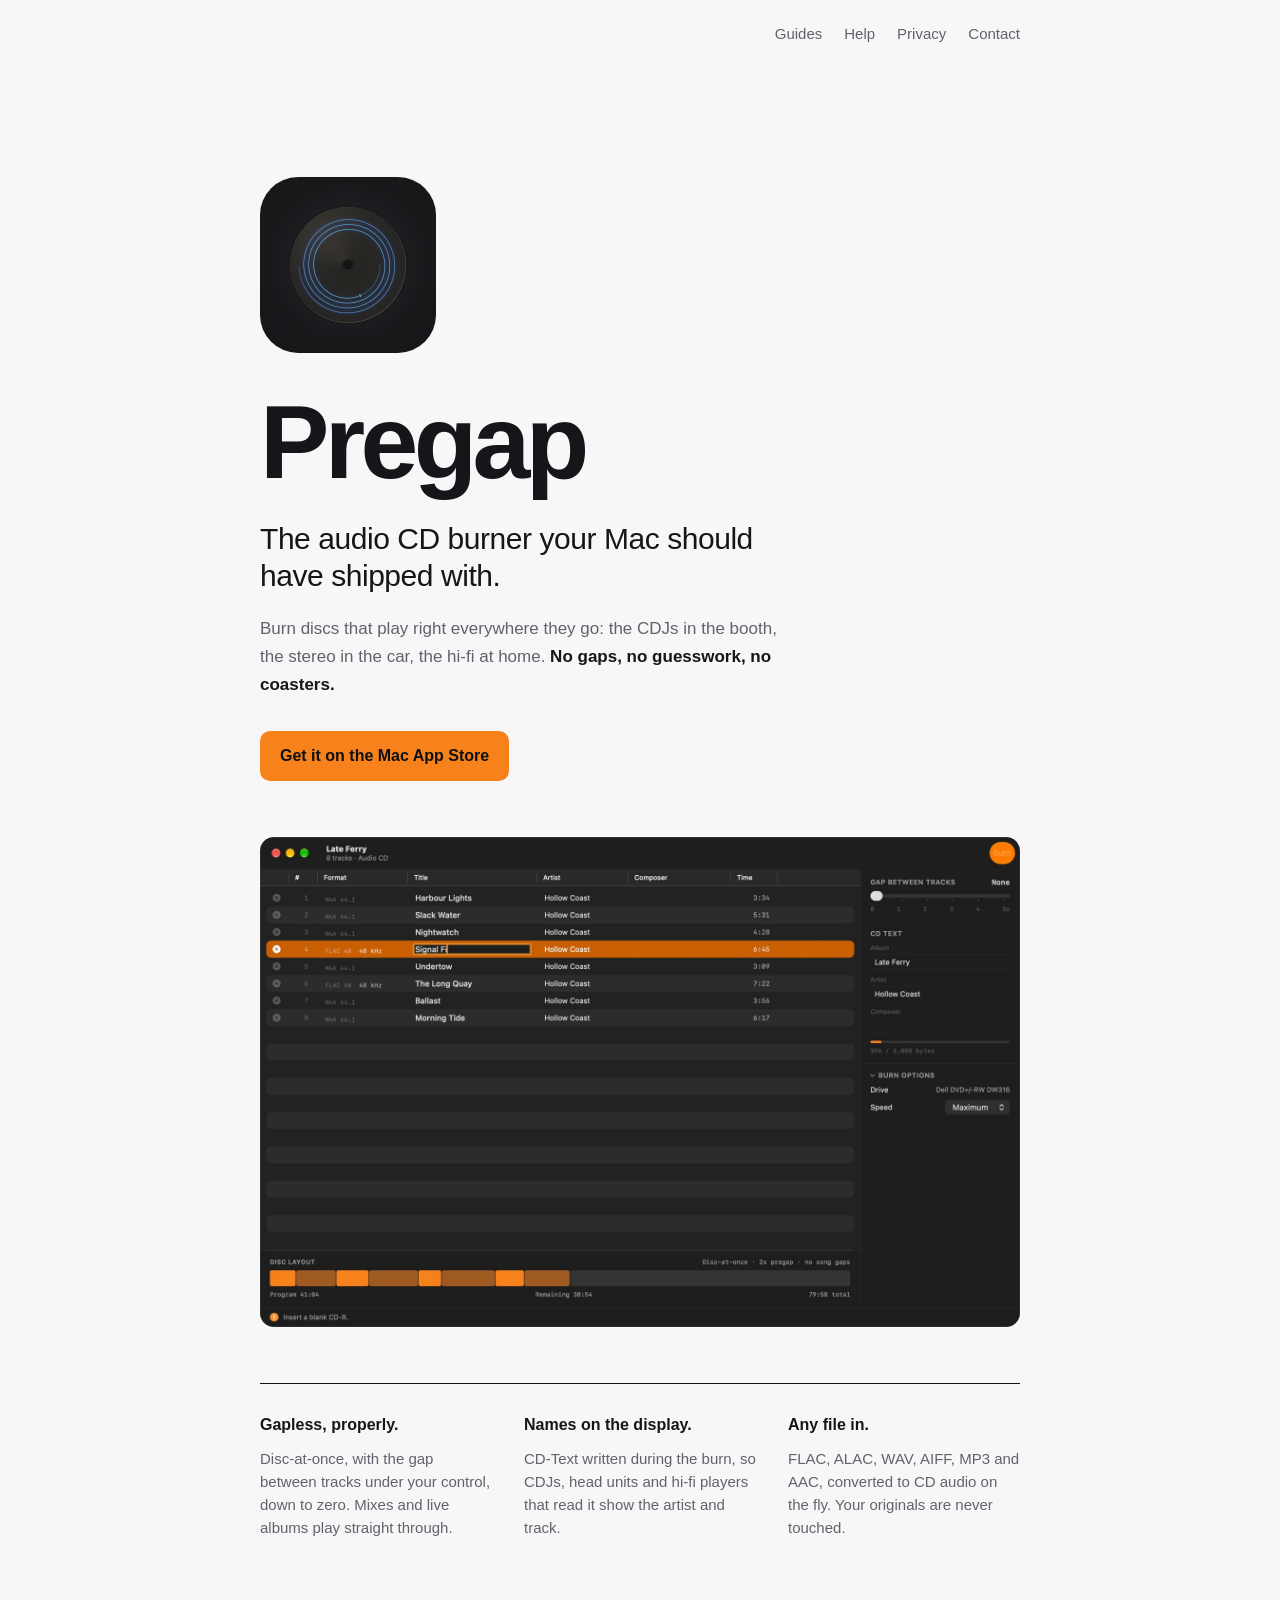
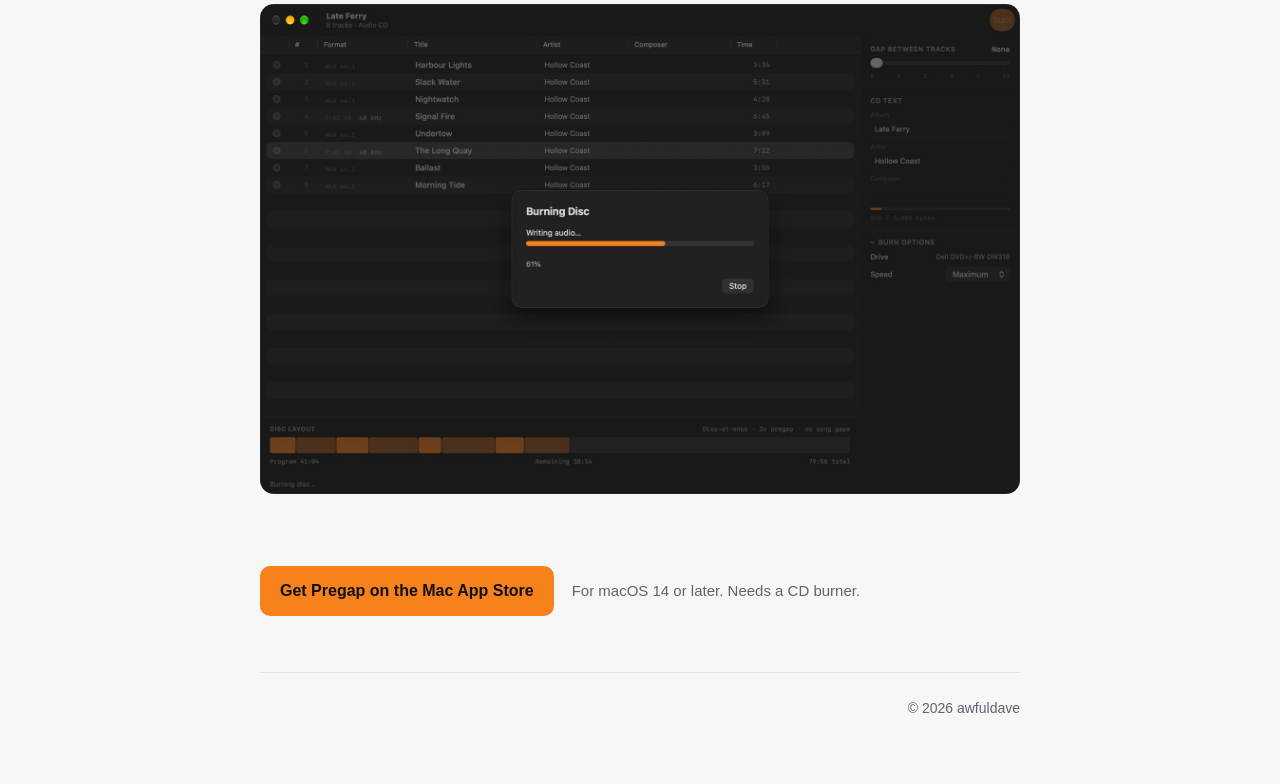
<file: index.html>
<!DOCTYPE html>
<html lang="en">
<head>
<meta charset="utf-8">
<meta name="viewport" content="width=device-width, initial-scale=1">
<title>Pregap</title>
<meta name="description" content="Pregap: the audio CD burner your Mac should have shipped with. Gapless disc-at-once burns and CD-Text for CDJs, car stereos and hi-fi.">
<link rel="canonical" href="https://pregap.app/">
<meta property="og:type" content="website">
<meta property="og:site_name" content="Pregap">
<meta property="og:url" content="https://pregap.app/">
<meta property="og:title" content="Pregap">
<meta property="og:description" content="The audio CD burner your Mac should have shipped with. Gapless disc-at-once burns and CD-Text for CDJs, car stereos and hi-fi.">
<meta property="og:image" content="https://pregap.app/img/rename.jpg">
<meta property="og:image:width" content="1600">
<meta property="og:image:height" content="1032">
<meta name="twitter:card" content="summary_large_image">
<link rel="icon" href="favicon.png">
<link rel="apple-touch-icon" href="apple-touch-icon.png">
<link rel="stylesheet" href="style.css?v=ff871d13">
</head>
<body class="home">
<nav class="nav">
    <a class="brand" href="/" aria-current="page">Pregap</a>
    <div>
        <a href="guides.html">Guides</a>
        <a href="help.html">Help</a>
        <a href="privacy.html">Privacy</a>
        <a href="mailto:support@pregap.app">Contact</a>
    </div>
</nav>
<main class="wrap">

<section class="hero">
    <img src="img/icon-352.png" alt="" width="176" height="176">
    <h1>Pregap</h1>
    <p class="lede">The audio CD burner your Mac should have shipped with.</p>
    <p class="where">Burn discs that play right everywhere they go: the CDJs in the
    booth, the stereo in the car, the hi-fi at home. <strong>No gaps, no guesswork,
    no coasters.</strong></p>
    <p class="get hero-get"><a class="store" href="https://apps.apple.com/app/pregap/id6814982070">Get it on the Mac App Store</a></p>
</section>

<figure class="shot">
    <img src="img/rename.jpg" width="1600" height="1032"
         alt="Pregap's window with an eight-track album. Track 4's title is being renamed in place, from “04 Signal Fire” to “Signal Fire”; alongside are the gap control, CD-Text, and the disc layout bar.">
</figure>

<section class="points">
    <div>
        <h2>Gapless, properly.</h2>
        <p>Disc-at-once, with the gap between tracks under your control, down to
        zero. Mixes and live albums play straight through.</p>
    </div>
    <div>
        <h2>Names on the display.</h2>
        <p>CD-Text written during the burn, so CDJs, head units and hi-fi players that
        read it show the artist and track.</p>
    </div>
    <div>
        <h2>Any file in.</h2>
        <p>FLAC, ALAC, WAV, AIFF, MP3 and AAC, converted to CD audio on the fly. Your
        originals are never touched.</p>
    </div>
</section>

<figure class="shot">
    <img src="img/burning.jpg" width="1600" height="1032" loading="lazy"
         alt="Pregap burning the album: a progress sheet reading Writing audio, 61%.">
</figure>

<p class="get"><a class="store" href="https://apps.apple.com/app/pregap/id6814982070">Get Pregap on the Mac App Store</a><span>For macOS 14 or later. Needs a CD burner.</span></p>

<footer>
    <span>© 2026 awfuldave</span>
</footer>

</main>
</body>
</html>
</file>
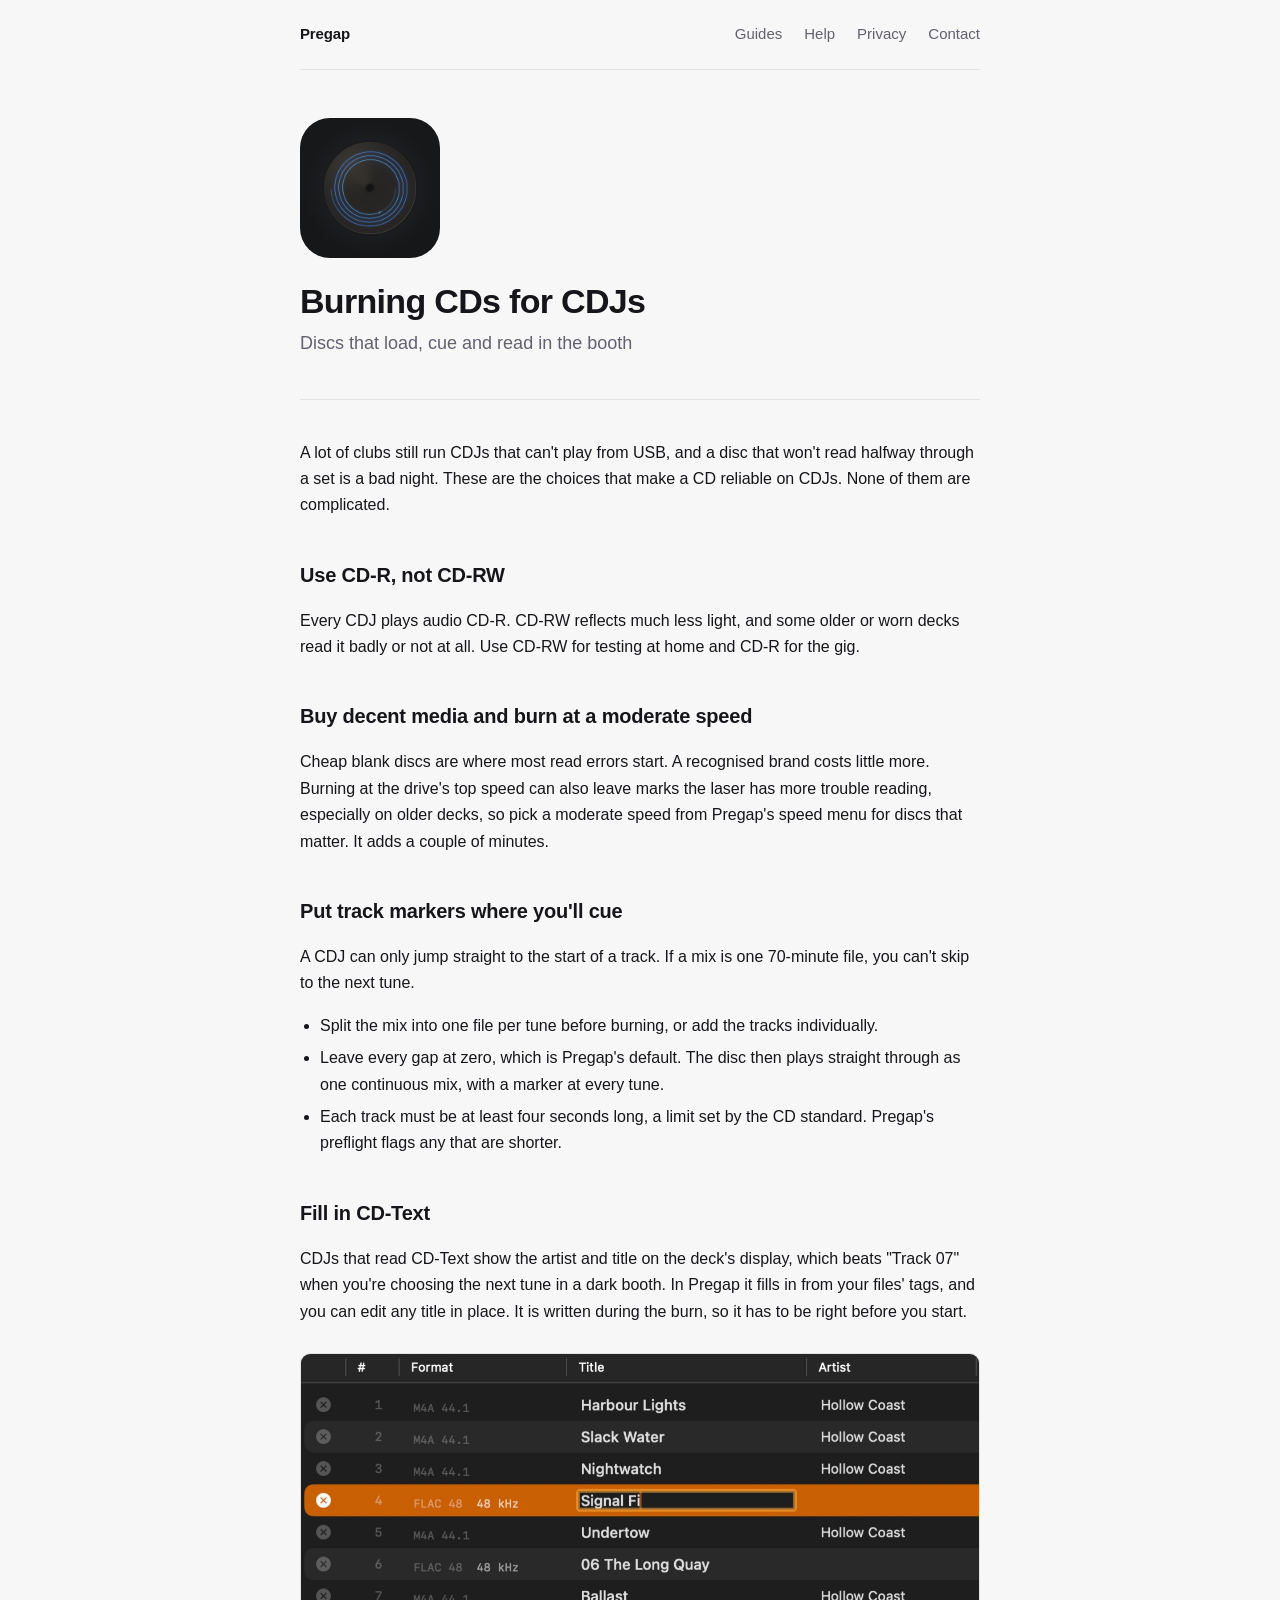
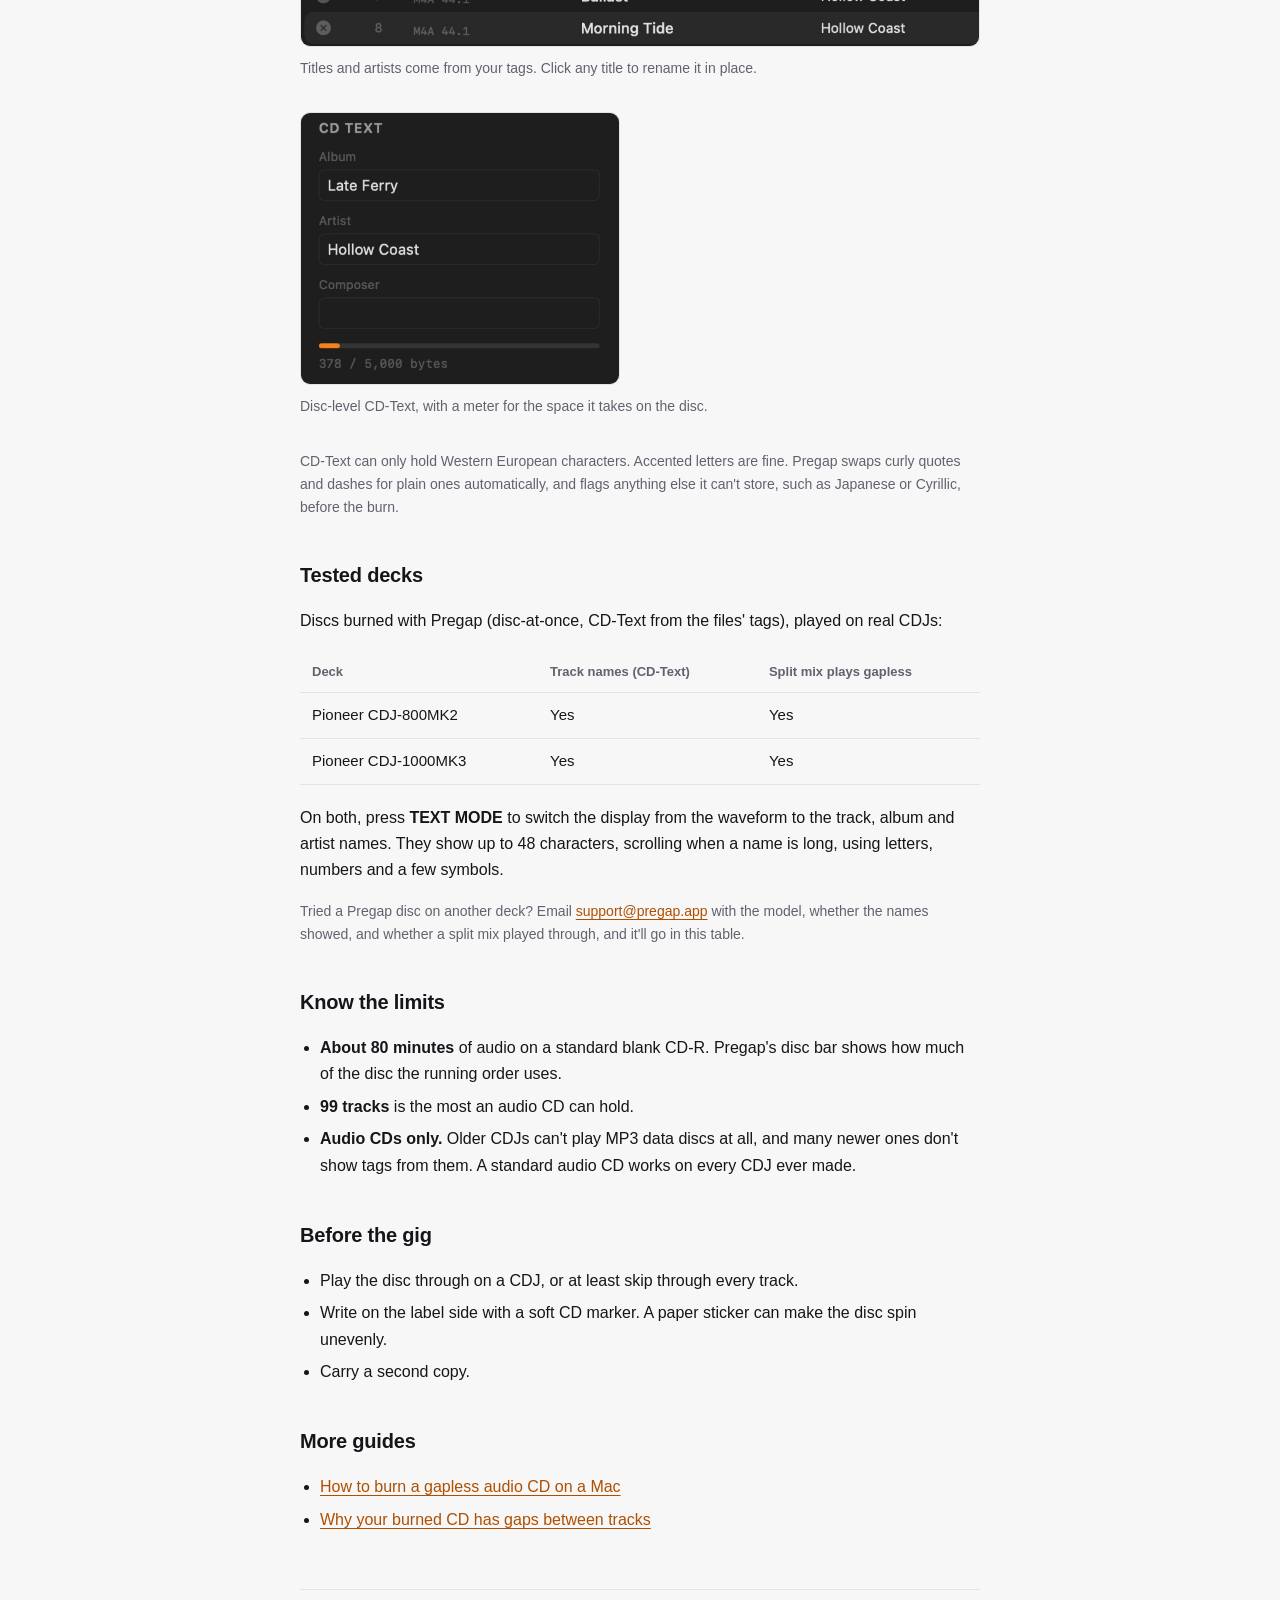
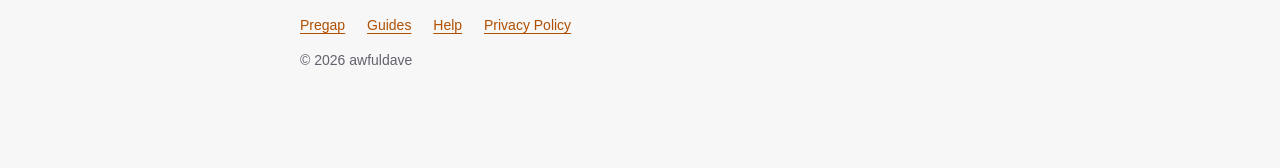
<file: cds-for-cdjs.html>
<!DOCTYPE html>
<html lang="en">
<head>
<meta charset="utf-8">
<meta name="viewport" content="width=device-width, initial-scale=1">
<title>Burning CDs for CDJs</title>
<meta name="description" content="How to burn audio CDs that load, cue and read reliably on Pioneer CDJs and other DJ CD players: media, burn speed, track markers, CD-Text and length limits.">
<link rel="canonical" href="https://pregap.app/cds-for-cdjs.html">
<meta property="og:type" content="article">
<meta property="og:site_name" content="Pregap">
<meta property="og:url" content="https://pregap.app/cds-for-cdjs.html">
<meta property="og:title" content="Burning CDs for CDJs">
<meta property="og:description" content="How to burn audio CDs that load, cue and read reliably on Pioneer CDJs and other DJ CD players: media, burn speed, track markers, CD-Text and length limits.">
<meta property="og:image" content="https://pregap.app/img/rename.jpg">
<meta property="og:image:width" content="1600">
<meta property="og:image:height" content="1032">
<meta name="twitter:card" content="summary_large_image">
<link rel="icon" href="favicon.png">
<link rel="apple-touch-icon" href="apple-touch-icon.png">
<link rel="stylesheet" href="style.css?v=ff871d13">
</head>
<body>
<nav class="nav">
    <a class="brand" href="/">Pregap</a>
    <div>
        <a href="guides.html">Guides</a>
        <a href="help.html">Help</a>
        <a href="privacy.html">Privacy</a>
        <a href="mailto:support@pregap.app">Contact</a>
    </div>
</nav>
<div class="wrap">

<header>
    <a href="/"><img src="img/icon-352.png" alt="Pregap"></a>
    <h1>Burning CDs for CDJs</h1>
    <p class="tagline">Discs that load, cue and read in the booth</p>
</header>

<p>A lot of clubs still run CDJs that can't play from USB, and a disc that won't read
halfway through a set is a bad night. These are the choices that make a CD reliable
on CDJs. None of them are complicated.</p>

<h2>Use CD-R, not CD-RW</h2>
<p>Every CDJ plays audio CD-R. CD-RW reflects much less light, and some older or
worn decks read it badly or not at all. Use CD-RW for testing at home and CD-R for
the gig.</p>

<h2>Buy decent media and burn at a moderate speed</h2>
<p>Cheap blank discs are where most read errors start. A recognised brand costs little
more. Burning at the drive's top speed can also leave marks the laser has more trouble
reading, especially on older decks, so pick a moderate speed from Pregap's speed menu
for discs that matter. It adds a couple of minutes.</p>

<h2>Put track markers where you'll cue</h2>
<p>A CDJ can only jump straight to the start of a track. If a mix is one 70-minute
file, you can't skip to the next tune.</p>
<ul>
    <li>Split the mix into one file per tune before burning, or add the tracks
        individually.</li>
    <li>Leave every gap at zero, which is Pregap's default. The disc then plays straight
        through as one continuous mix, with a marker at every tune.</li>
    <li>Each track must be at least four seconds long, a limit set by the CD standard.
        Pregap's preflight flags any that are shorter.</li>
</ul>

<h2>Fill in CD-Text</h2>
<p>CDJs that read CD-Text show the artist and title on the deck's display, which
beats "Track 07" when you're choosing the next tune in a dark booth. In Pregap it
fills in from your files' tags, and you can edit any title in place. It is written
during the burn, so it has to be right before you start.</p>

<figure class="guide-shot">
    <img src="img/guide-tracklist.jpg" width="1190" height="512" loading="lazy"
         alt="Pregap's track list: eight tracks with titles and artist filled in from their tags, and track 4's title being renamed in place.">
    <figcaption>Titles and artists come from your tags. Click any title to rename it in place.</figcaption>
</figure>

<figure class="guide-shot narrow">
    <img src="img/guide-cdtext.jpg" width="516" height="440" loading="lazy"
         alt="The CD Text panel with Album set to Late Ferry and Artist to Hollow Coast, and a meter showing 378 of 5,000 bytes used.">
    <figcaption>Disc-level CD-Text, with a meter for the space it takes on the disc.</figcaption>
</figure>

<p class="meta">CD-Text can only hold Western European characters. Accented letters
are fine. Pregap swaps curly quotes and dashes for plain ones automatically, and
flags anything else it can't store, such as Japanese or Cyrillic, before the burn.</p>

<h2>Tested decks</h2>
<p>Discs burned with Pregap (disc-at-once, CD-Text from the files' tags), played
on real CDJs:</p>
<table class="compat">
    <thead>
        <tr><th>Deck</th><th>Track names (CD-Text)</th><th>Split mix plays gapless</th></tr>
    </thead>
    <tbody>
        <tr><td>Pioneer CDJ-800MK2</td><td>Yes</td><td>Yes</td></tr>
        <tr><td>Pioneer CDJ-1000MK3</td><td>Yes</td><td>Yes</td></tr>
    </tbody>
</table>
<p>On both, press <strong>TEXT MODE</strong> to switch the display from the waveform
to the track, album and artist names. They show up to 48 characters, scrolling
when a name is long, using letters, numbers and a few symbols.</p>
<p class="meta">Tried a Pregap disc on another deck? Email
<a href="mailto:support@pregap.app">support@pregap.app</a> with the model, whether
the names showed, and whether a split mix played through, and it'll go in this
table.</p>

<h2>Know the limits</h2>
<ul>
    <li><strong>About 80 minutes</strong> of audio on a standard blank CD-R. Pregap's
        disc bar shows how much of the disc the running order uses.</li>
    <li><strong>99 tracks</strong> is the most an audio CD can hold.</li>
    <li><strong>Audio CDs only.</strong> Older CDJs can't play MP3 data discs at all, and
        many newer ones don't show tags from them. A standard audio CD works on every
        CDJ ever made.</li>
</ul>

<h2>Before the gig</h2>
<ul>
    <li>Play the disc through on a CDJ, or at least skip through every track.</li>
    <li>Write on the label side with a soft CD marker. A paper sticker can make the disc
        spin unevenly.</li>
    <li>Carry a second copy.</li>
</ul>

<h2>More guides</h2>
<ul>
    <li><a href="gapless-audio-cd-mac.html">How to burn a gapless audio CD on a Mac</a></li>
    <li><a href="gaps-between-tracks.html">Why your burned CD has gaps between tracks</a></li>
</ul>

<footer>
    <a href="/">Pregap</a>
    <a href="guides.html">Guides</a>
    <a href="help.html">Help</a>
    <a href="privacy.html">Privacy Policy</a>
    <div style="margin-top:12px">© 2026 awfuldave</div>
</footer>

</div>
</body>
</html>
</file>
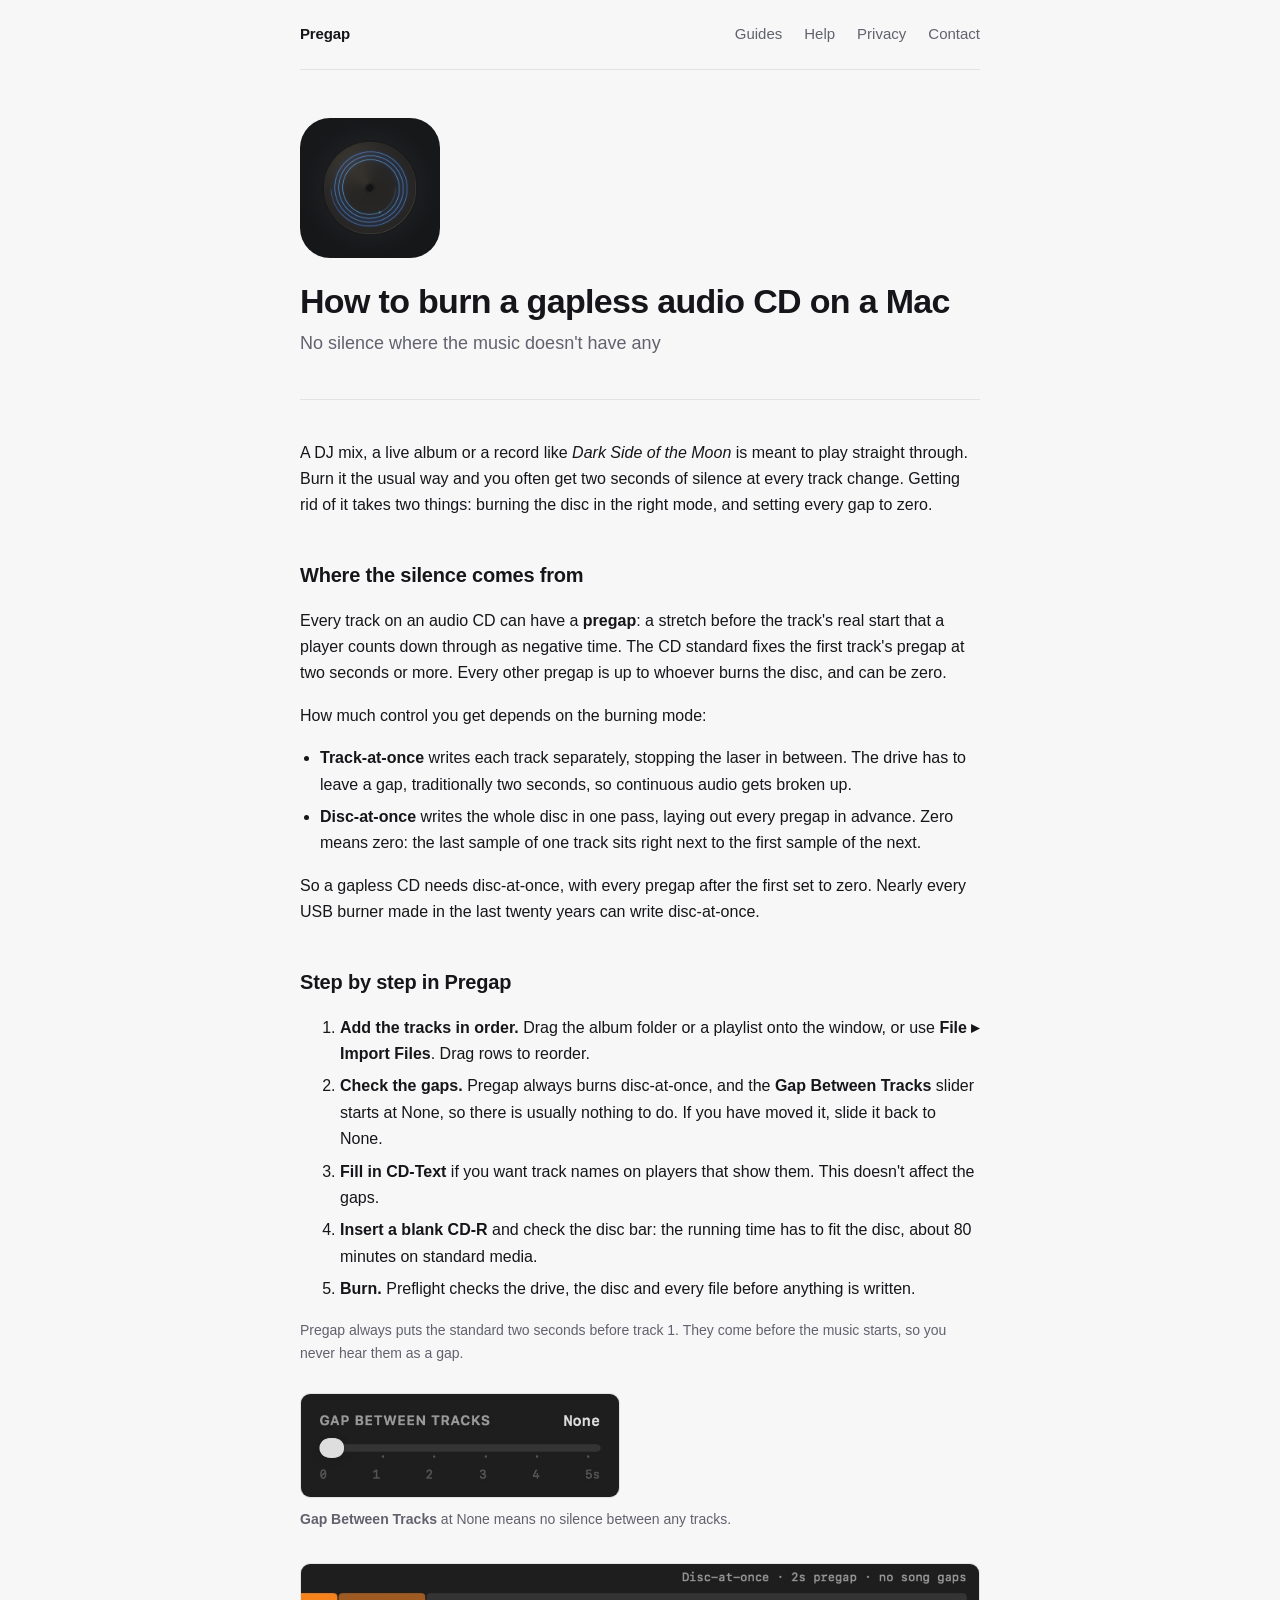
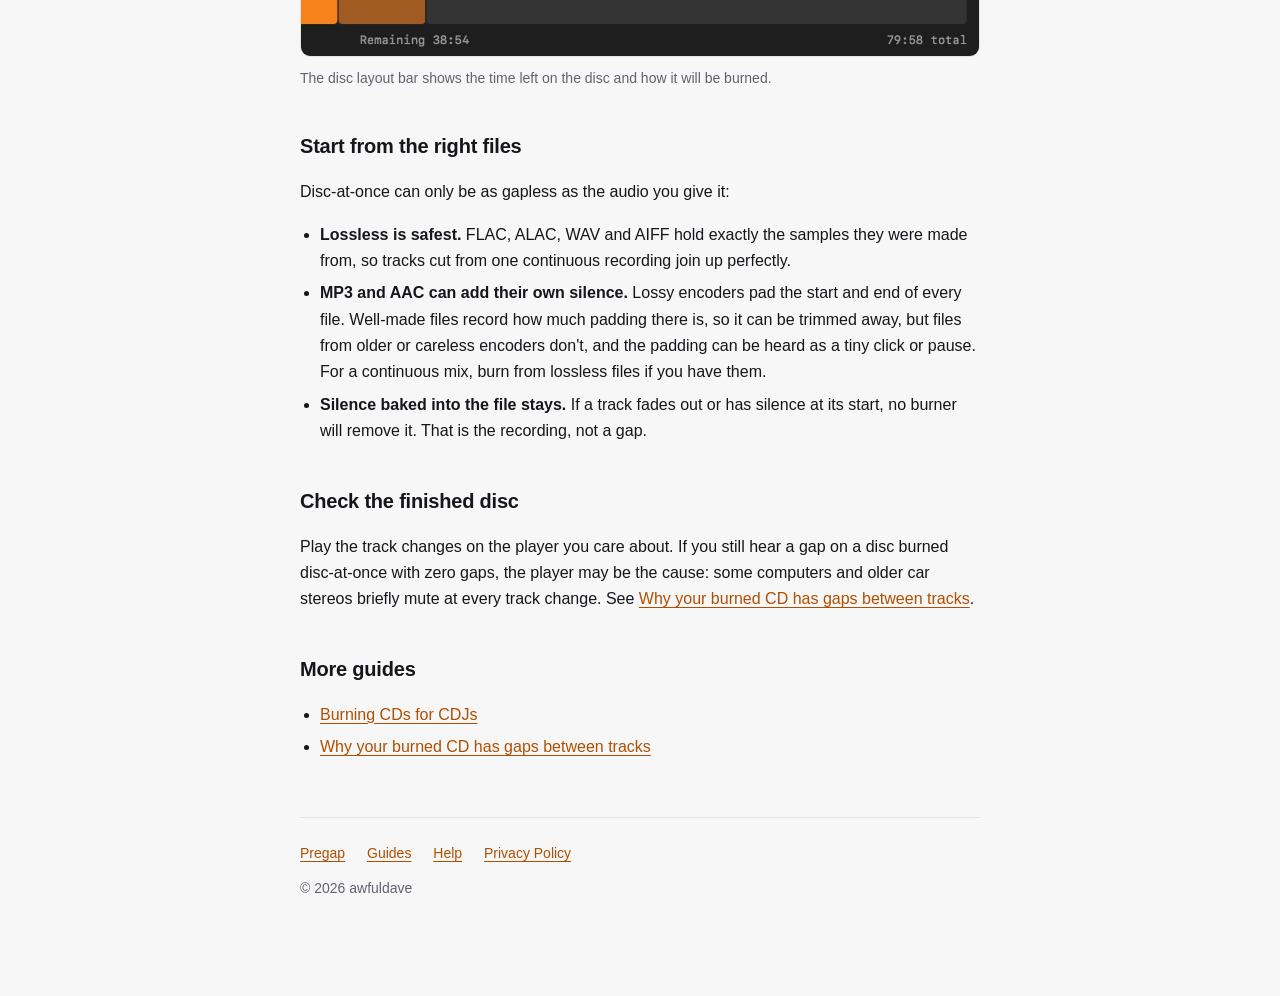
<file: gapless-audio-cd-mac.html>
<!DOCTYPE html>
<html lang="en">
<head>
<meta charset="utf-8">
<meta name="viewport" content="width=device-width, initial-scale=1">
<title>How to burn a gapless audio CD on a Mac</title>
<meta name="description" content="Burn mixes, live albums and continuous records to audio CD on a Mac with no silence between tracks: disc-at-once, zero pregaps, and the right source files.">
<link rel="canonical" href="https://pregap.app/gapless-audio-cd-mac.html">
<meta property="og:type" content="article">
<meta property="og:site_name" content="Pregap">
<meta property="og:url" content="https://pregap.app/gapless-audio-cd-mac.html">
<meta property="og:title" content="How to burn a gapless audio CD on a Mac">
<meta property="og:description" content="Burn mixes, live albums and continuous records to audio CD on a Mac with no silence between tracks: disc-at-once, zero pregaps, and the right source files.">
<meta property="og:image" content="https://pregap.app/img/rename.jpg">
<meta property="og:image:width" content="1600">
<meta property="og:image:height" content="1032">
<meta name="twitter:card" content="summary_large_image">
<link rel="icon" href="favicon.png">
<link rel="apple-touch-icon" href="apple-touch-icon.png">
<link rel="stylesheet" href="style.css?v=ff871d13">
</head>
<body>
<nav class="nav">
    <a class="brand" href="/">Pregap</a>
    <div>
        <a href="guides.html">Guides</a>
        <a href="help.html">Help</a>
        <a href="privacy.html">Privacy</a>
        <a href="mailto:support@pregap.app">Contact</a>
    </div>
</nav>
<div class="wrap">

<header>
    <a href="/"><img src="img/icon-352.png" alt="Pregap"></a>
    <h1>How to burn a gapless audio CD on a Mac</h1>
    <p class="tagline">No silence where the music doesn't have any</p>
</header>

<p>A DJ mix, a live album or a record like <em>Dark Side of the Moon</em> is meant to
play straight through. Burn it the usual way and you often get two seconds of
silence at every track change. Getting rid of it takes two things: burning the disc
in the right mode, and setting every gap to zero.</p>

<h2>Where the silence comes from</h2>
<p>Every track on an audio CD can have a <strong>pregap</strong>: a stretch before the
track's real start that a player counts down through as negative time. The CD
standard fixes the first track's pregap at two seconds or more. Every other pregap
is up to whoever burns the disc, and can be zero.</p>
<p>How much control you get depends on the burning mode:</p>
<ul>
    <li><strong>Track-at-once</strong> writes each track separately, stopping the laser
        in between. The drive has to leave a gap, traditionally two seconds, so
        continuous audio gets broken up.</li>
    <li><strong>Disc-at-once</strong> writes the whole disc in one pass, laying out every
        pregap in advance. Zero means zero: the last sample of one track sits right
        next to the first sample of the next.</li>
</ul>
<p>So a gapless CD needs disc-at-once, with every pregap after the first set to zero.
Nearly every USB burner made in the last twenty years can write disc-at-once.</p>

<h2>Step by step in Pregap</h2>
<ol>
    <li><strong>Add the tracks in order.</strong> Drag the album folder or a playlist onto
        the window, or use <strong>File ▸ Import Files</strong>. Drag rows to reorder.</li>
    <li><strong>Check the gaps.</strong> Pregap always burns disc-at-once, and the
        <strong>Gap Between Tracks</strong> slider starts at None, so there is usually
        nothing to do. If you have moved it, slide it back to None.</li>
    <li><strong>Fill in CD-Text</strong> if you want track names on players that show them.
        This doesn't affect the gaps.</li>
    <li><strong>Insert a blank CD-R</strong> and check the disc bar: the running time has
        to fit the disc, about 80 minutes on standard media.</li>
    <li><strong>Burn.</strong> Preflight checks the drive, the disc and every file before
        anything is written.</li>
</ol>
<p class="meta">Pregap always puts the standard two seconds before track 1. They come
before the music starts, so you never hear them as a gap.</p>

<figure class="guide-shot narrow">
    <img src="img/guide-gaps.jpg" width="516" height="168" loading="lazy"
         alt="The Gap Between Tracks slider, set to None.">
    <figcaption><strong>Gap Between Tracks</strong> at None means no silence between any tracks.</figcaption>
</figure>

<figure class="guide-shot">
    <img src="img/guide-layout.jpg" width="1146" height="155" loading="lazy"
         alt="The end of the disc layout bar, labelled Disc-at-once, 2s pregap, no song gaps, with 38:54 remaining of 79:58.">
    <figcaption>The disc layout bar shows the time left on the disc and how it will be burned.</figcaption>
</figure>

<h2>Start from the right files</h2>
<p>Disc-at-once can only be as gapless as the audio you give it:</p>
<ul>
    <li><strong>Lossless is safest.</strong> FLAC, ALAC, WAV and AIFF hold exactly the
        samples they were made from, so tracks cut from one continuous recording join up
        perfectly.</li>
    <li><strong>MP3 and AAC can add their own silence.</strong> Lossy encoders pad the start
        and end of every file. Well-made files record how much padding there is, so it
        can be trimmed away, but files from older or careless encoders don't, and the
        padding can be heard as a tiny click or pause. For a continuous mix, burn from
        lossless files if you have them.</li>
    <li><strong>Silence baked into the file stays.</strong> If a track fades out or has
        silence at its start, no burner will remove it. That is the recording, not a
        gap.</li>
</ul>

<h2>Check the finished disc</h2>
<p>Play the track changes on the player you care about. If you still hear a gap on a
disc burned disc-at-once with zero gaps, the player may be the cause: some computers
and older car stereos briefly mute at every track change. See
<a href="gaps-between-tracks.html">Why your burned CD has gaps between tracks</a>.</p>

<h2>More guides</h2>
<ul>
    <li><a href="cds-for-cdjs.html">Burning CDs for CDJs</a></li>
    <li><a href="gaps-between-tracks.html">Why your burned CD has gaps between tracks</a></li>
</ul>

<footer>
    <a href="/">Pregap</a>
    <a href="guides.html">Guides</a>
    <a href="help.html">Help</a>
    <a href="privacy.html">Privacy Policy</a>
    <div style="margin-top:12px">© 2026 awfuldave</div>
</footer>

</div>
</body>
</html>
</file>
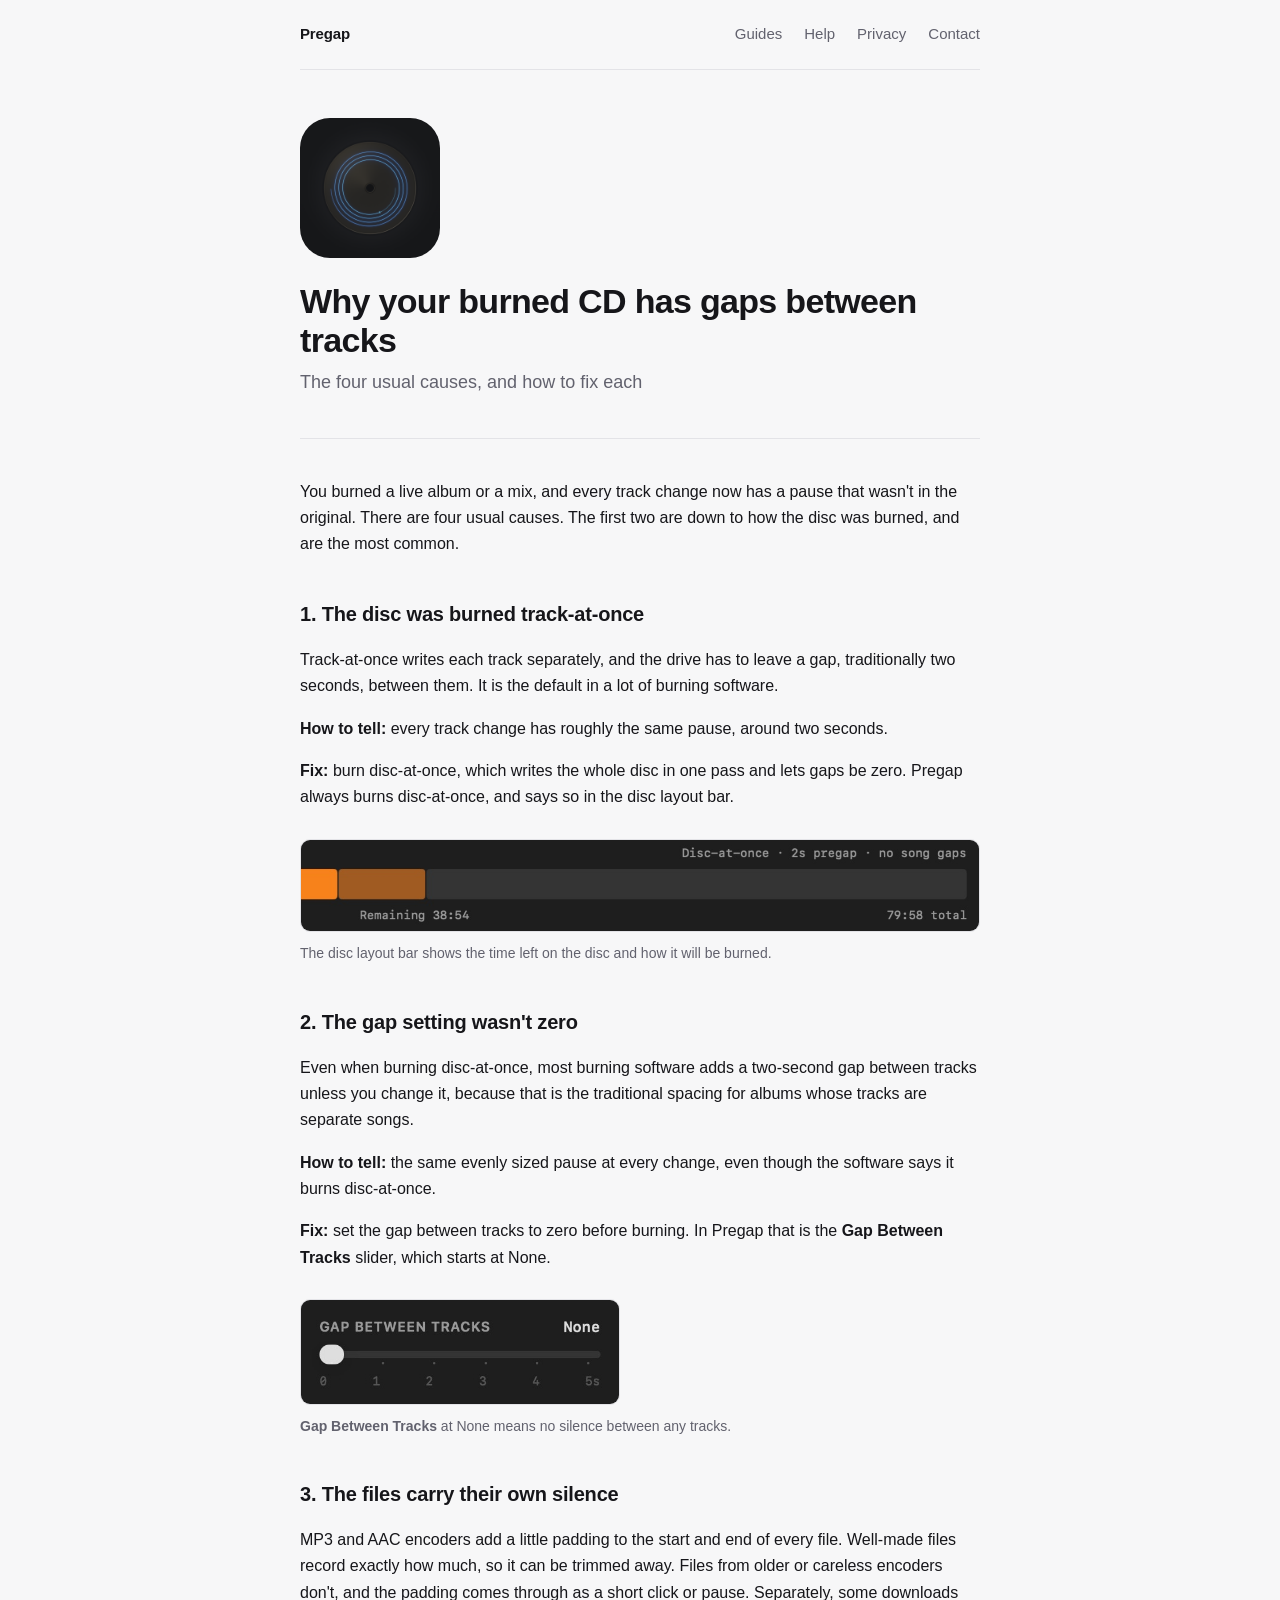
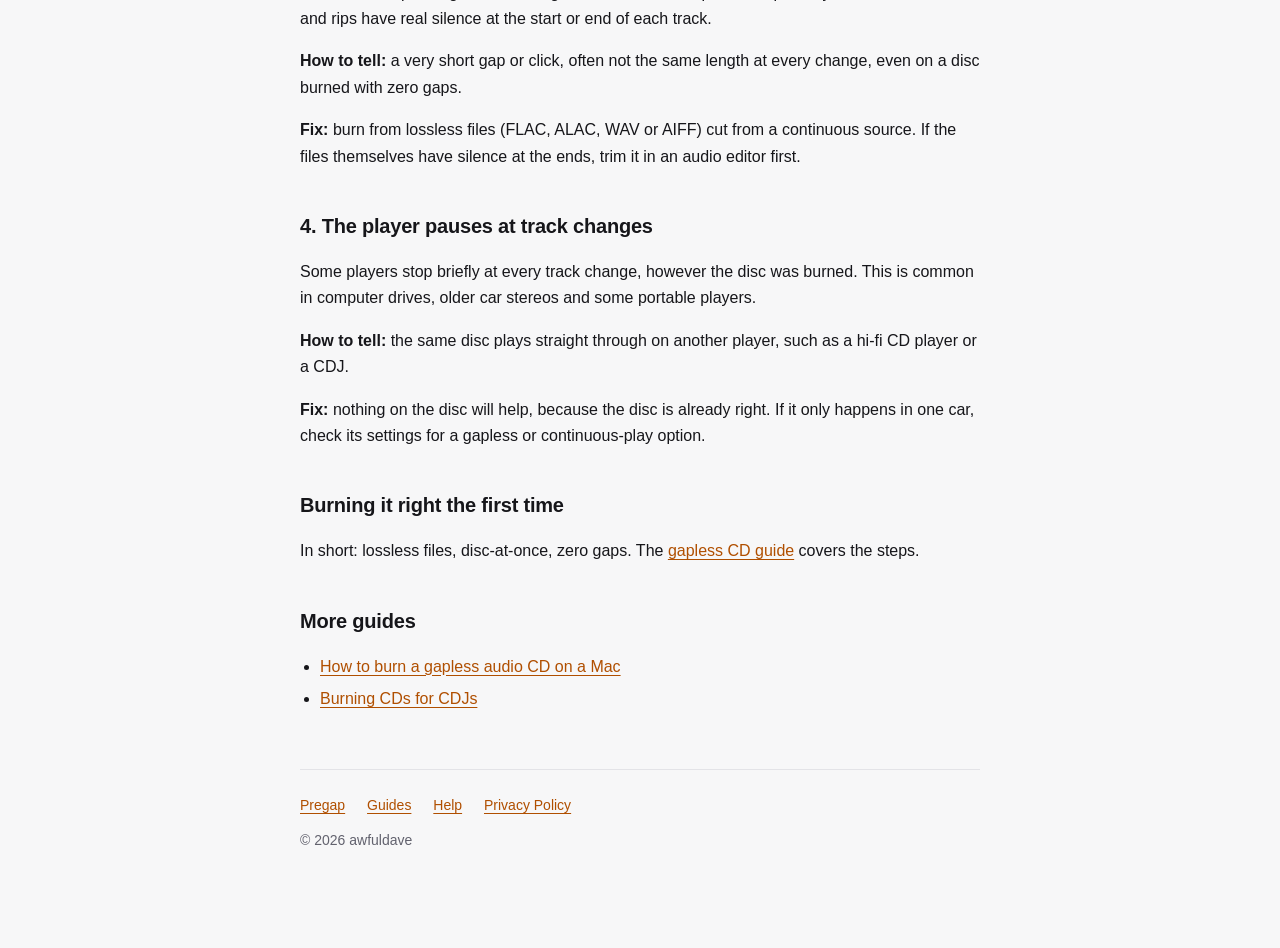
<file: gaps-between-tracks.html>
<!DOCTYPE html>
<html lang="en">
<head>
<meta charset="utf-8">
<meta name="viewport" content="width=device-width, initial-scale=1">
<title>Why your burned CD has gaps between tracks</title>
<meta name="description" content="Burned an album or mix to CD and heard silence between tracks? The four usual causes, from track-at-once burning to encoder padding, and how to fix each one.">
<link rel="canonical" href="https://pregap.app/gaps-between-tracks.html">
<meta property="og:type" content="article">
<meta property="og:site_name" content="Pregap">
<meta property="og:url" content="https://pregap.app/gaps-between-tracks.html">
<meta property="og:title" content="Why your burned CD has gaps between tracks">
<meta property="og:description" content="Burned an album or mix to CD and heard silence between tracks? The four usual causes, from track-at-once burning to encoder padding, and how to fix each one.">
<meta property="og:image" content="https://pregap.app/img/rename.jpg">
<meta property="og:image:width" content="1600">
<meta property="og:image:height" content="1032">
<meta name="twitter:card" content="summary_large_image">
<link rel="icon" href="favicon.png">
<link rel="apple-touch-icon" href="apple-touch-icon.png">
<link rel="stylesheet" href="style.css?v=ff871d13">
</head>
<body>
<nav class="nav">
    <a class="brand" href="/">Pregap</a>
    <div>
        <a href="guides.html">Guides</a>
        <a href="help.html">Help</a>
        <a href="privacy.html">Privacy</a>
        <a href="mailto:support@pregap.app">Contact</a>
    </div>
</nav>
<div class="wrap">

<header>
    <a href="/"><img src="img/icon-352.png" alt="Pregap"></a>
    <h1>Why your burned CD has gaps between tracks</h1>
    <p class="tagline">The four usual causes, and how to fix each</p>
</header>

<p>You burned a live album or a mix, and every track change now has a pause that
wasn't in the original. There are four usual causes. The first two are down to how
the disc was burned, and are the most common.</p>

<h2>1. The disc was burned track-at-once</h2>
<p>Track-at-once writes each track separately, and the drive has to leave a gap,
traditionally two seconds, between them. It is the default in a lot of burning
software.</p>
<p><strong>How to tell:</strong> every track change has roughly the same pause, around
two seconds.</p>
<p><strong>Fix:</strong> burn disc-at-once, which writes the whole disc in one pass and
lets gaps be zero. Pregap always burns disc-at-once, and says so in the disc layout
bar.</p>

<figure class="guide-shot">
    <img src="img/guide-layout.jpg" width="1146" height="155" loading="lazy"
         alt="The end of the disc layout bar, labelled Disc-at-once, 2s pregap, no song gaps, with 38:54 remaining of 79:58.">
    <figcaption>The disc layout bar shows the time left on the disc and how it will be burned.</figcaption>
</figure>


<h2>2. The gap setting wasn't zero</h2>
<p>Even when burning disc-at-once, most burning software adds a two-second gap between
tracks unless you change it, because that is the traditional spacing for albums
whose tracks are separate songs.</p>
<p><strong>How to tell:</strong> the same evenly sized pause at every change, even though
the software says it burns disc-at-once.</p>
<p><strong>Fix:</strong> set the gap between tracks to zero before burning. In Pregap
that is the <strong>Gap Between Tracks</strong> slider, which starts at None.</p>

<figure class="guide-shot narrow">
    <img src="img/guide-gaps.jpg" width="516" height="168" loading="lazy"
         alt="The Gap Between Tracks slider, set to None.">
    <figcaption><strong>Gap Between Tracks</strong> at None means no silence between any tracks.</figcaption>
</figure>


<h2>3. The files carry their own silence</h2>
<p>MP3 and AAC encoders add a little padding to the start and end of every file.
Well-made files record exactly how much, so it can be trimmed away. Files from older
or careless encoders don't, and the padding comes through as a short click or pause.
Separately, some downloads and rips have real silence at the start or end of each
track.</p>
<p><strong>How to tell:</strong> a very short gap or click, often not the same length at
every change, even on a disc burned with zero gaps.</p>
<p><strong>Fix:</strong> burn from lossless files (FLAC, ALAC, WAV or AIFF) cut from a
continuous source. If the files themselves have silence at the ends, trim it in an
audio editor first.</p>

<h2>4. The player pauses at track changes</h2>
<p>Some players stop briefly at every track change, however the disc was burned. This
is common in computer drives, older car stereos and some portable players.</p>
<p><strong>How to tell:</strong> the same disc plays straight through on another player,
such as a hi-fi CD player or a CDJ.</p>
<p><strong>Fix:</strong> nothing on the disc will help, because the disc is already
right. If it only happens in one car, check its settings for a gapless or
continuous-play option.</p>

<h2>Burning it right the first time</h2>
<p>In short: lossless files, disc-at-once, zero gaps. The
<a href="gapless-audio-cd-mac.html">gapless CD guide</a> covers the steps.</p>

<h2>More guides</h2>
<ul>
    <li><a href="gapless-audio-cd-mac.html">How to burn a gapless audio CD on a Mac</a></li>
    <li><a href="cds-for-cdjs.html">Burning CDs for CDJs</a></li>
</ul>

<footer>
    <a href="/">Pregap</a>
    <a href="guides.html">Guides</a>
    <a href="help.html">Help</a>
    <a href="privacy.html">Privacy Policy</a>
    <div style="margin-top:12px">© 2026 awfuldave</div>
</footer>

</div>
</body>
</html>
</file>
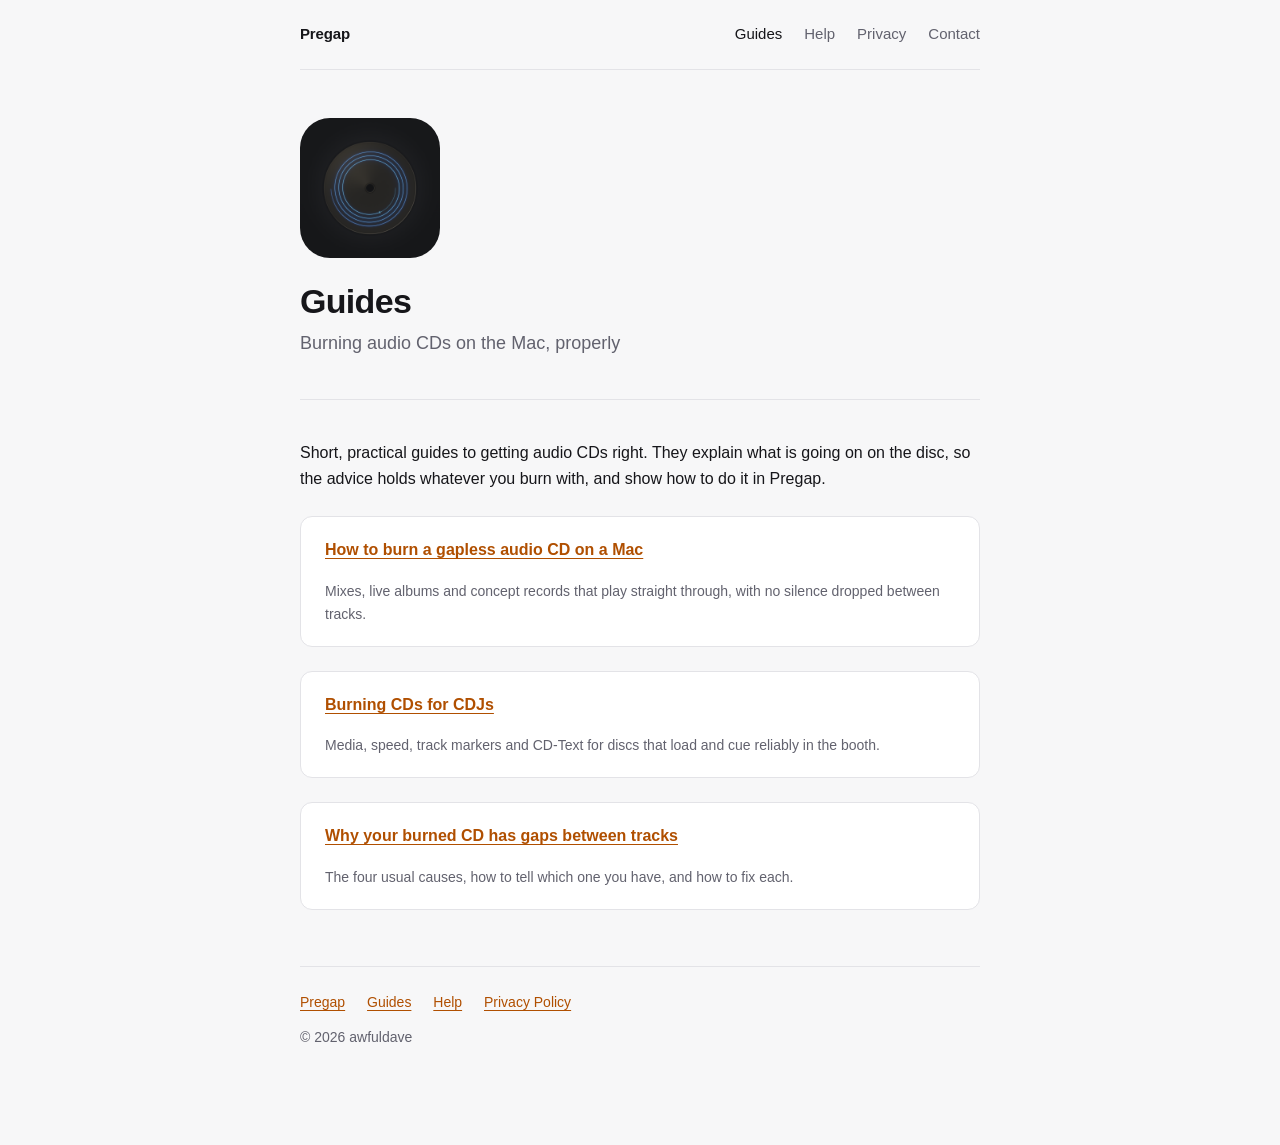
<file: guides.html>
<!DOCTYPE html>
<html lang="en">
<head>
<meta charset="utf-8">
<meta name="viewport" content="width=device-width, initial-scale=1">
<title>Pregap Guides</title>
<meta name="description" content="Guides to burning audio CDs on the Mac: gapless discs, CDs for CDJs, and why tracks end up with gaps between them.">
<link rel="canonical" href="https://pregap.app/guides.html">
<meta property="og:type" content="article">
<meta property="og:site_name" content="Pregap">
<meta property="og:url" content="https://pregap.app/guides.html">
<meta property="og:title" content="Pregap Guides">
<meta property="og:description" content="Guides to burning audio CDs on the Mac: gapless discs, CDs for CDJs, and why tracks end up with gaps between them.">
<meta property="og:image" content="https://pregap.app/img/rename.jpg">
<meta property="og:image:width" content="1600">
<meta property="og:image:height" content="1032">
<meta name="twitter:card" content="summary_large_image">
<link rel="icon" href="favicon.png">
<link rel="apple-touch-icon" href="apple-touch-icon.png">
<link rel="stylesheet" href="style.css?v=ff871d13">
</head>
<body>
<nav class="nav">
    <a class="brand" href="/">Pregap</a>
    <div>
        <a href="guides.html" aria-current="page">Guides</a>
        <a href="help.html">Help</a>
        <a href="privacy.html">Privacy</a>
        <a href="mailto:support@pregap.app">Contact</a>
    </div>
</nav>
<div class="wrap">

<header>
    <a href="/"><img src="img/icon-352.png" alt="Pregap"></a>
    <h1>Guides</h1>
    <p class="tagline">Burning audio CDs on the Mac, properly</p>
</header>

<p>Short, practical guides to getting audio CDs right. They explain what is going on
on the disc, so the advice holds whatever you burn with, and show how to do it in
Pregap.</p>

<div class="card">
    <p><strong><a href="gapless-audio-cd-mac.html">How to burn a gapless audio CD on a Mac</a></strong></p>
    <p class="meta">Mixes, live albums and concept records that play straight through,
    with no silence dropped between tracks.</p>
</div>
<div class="card">
    <p><strong><a href="cds-for-cdjs.html">Burning CDs for CDJs</a></strong></p>
    <p class="meta">Media, speed, track markers and CD-Text for discs that load and cue
    reliably in the booth.</p>
</div>
<div class="card">
    <p><strong><a href="gaps-between-tracks.html">Why your burned CD has gaps between tracks</a></strong></p>
    <p class="meta">The four usual causes, how to tell which one you have, and how to
    fix each.</p>
</div>

<footer>
    <a href="/">Pregap</a>
    <a href="guides.html">Guides</a>
    <a href="help.html">Help</a>
    <a href="privacy.html">Privacy Policy</a>
    <div style="margin-top:12px">© 2026 awfuldave</div>
</footer>

</div>
</body>
</html>
</file>
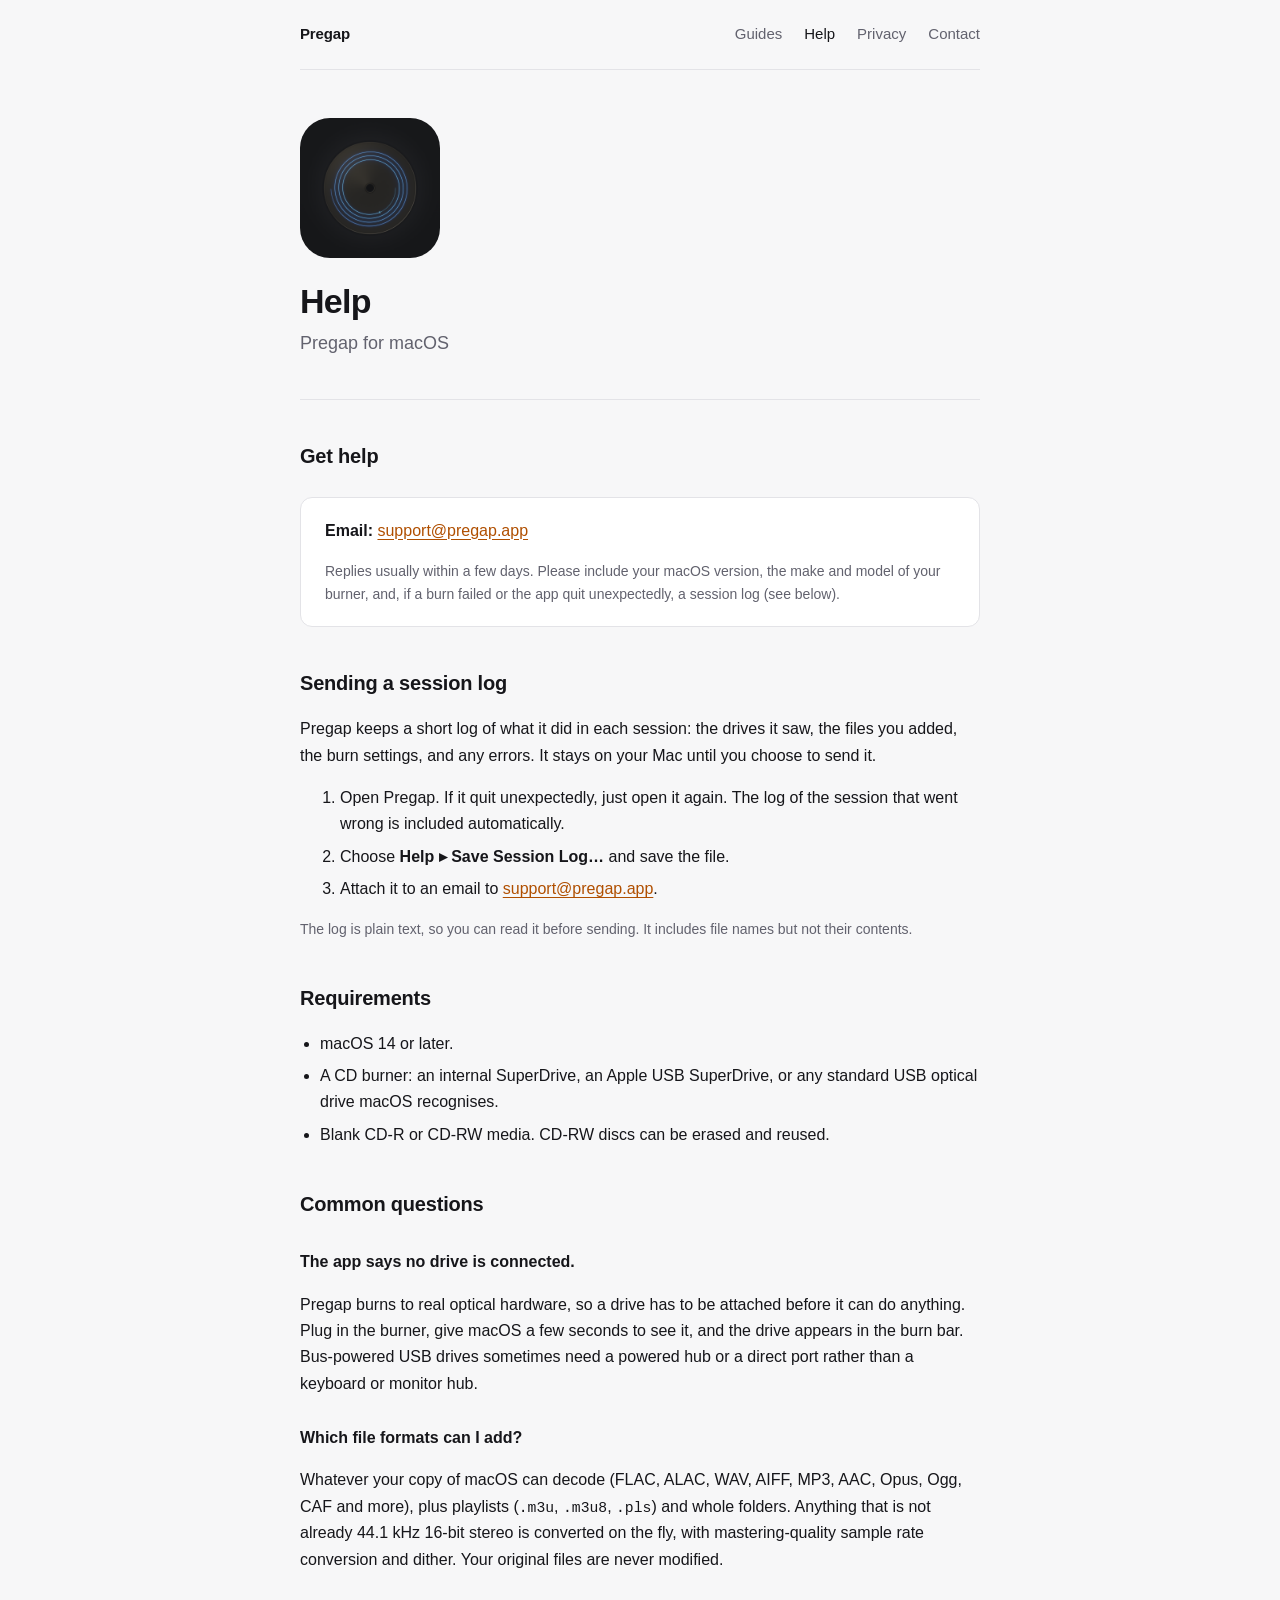
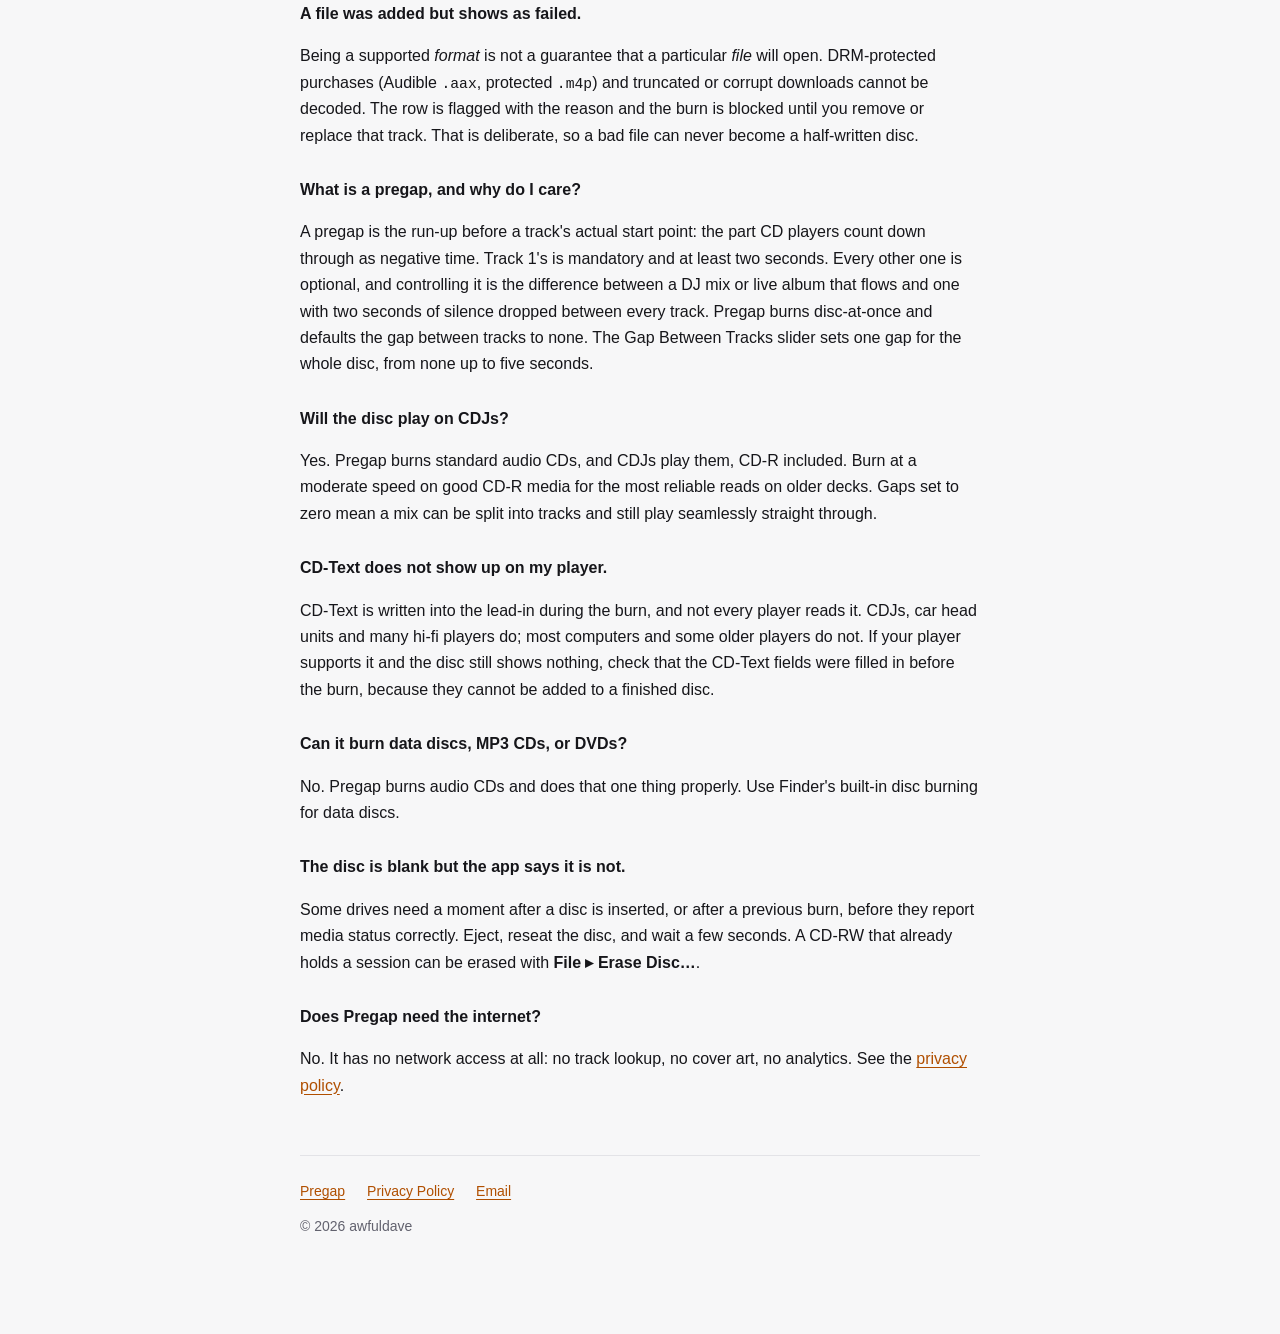
<file: help.html>
<!DOCTYPE html>
<html lang="en">
<head>
<meta charset="utf-8">
<meta name="viewport" content="width=device-width, initial-scale=1">
<title>Pregap Help</title>
<meta name="description" content="Help and support for Pregap, the audio CD burner for the Mac.">
<link rel="canonical" href="https://pregap.app/help.html">
<meta property="og:type" content="website">
<meta property="og:site_name" content="Pregap">
<meta property="og:url" content="https://pregap.app/help.html">
<meta property="og:title" content="Pregap Help">
<meta property="og:description" content="Help and support for Pregap, the audio CD burner for the Mac.">
<meta property="og:image" content="https://pregap.app/img/rename.jpg">
<meta property="og:image:width" content="1600">
<meta property="og:image:height" content="1032">
<meta name="twitter:card" content="summary_large_image">
<link rel="icon" href="favicon.png">
<link rel="apple-touch-icon" href="apple-touch-icon.png">
<link rel="stylesheet" href="style.css?v=ff871d13">
</head>
<body>
<nav class="nav">
    <a class="brand" href="/">Pregap</a>
    <div>
        <a href="guides.html">Guides</a>
        <a href="help.html" aria-current="page">Help</a>
        <a href="privacy.html">Privacy</a>
        <a href="mailto:support@pregap.app">Contact</a>
    </div>
</nav>
<div class="wrap">

<header>
    <a href="/"><img src="img/icon-352.png" alt="Pregap"></a>
    <h1>Help</h1>
    <p class="tagline">Pregap for macOS</p>
</header>

<h2>Get help</h2>
<div class="card">
    <p><strong>Email:</strong> <a href="mailto:support@pregap.app">support@pregap.app</a></p>
    <p class="meta">Replies usually within a few days. Please include your macOS version,
    the make and model of your burner, and, if a burn failed or the app quit
    unexpectedly, a session log (see below).</p>
</div>

<h2>Sending a session log</h2>
<p>Pregap keeps a short log of what it did in each session: the drives it saw, the
files you added, the burn settings, and any errors. It stays on your Mac until you
choose to send it.</p>
<ol>
    <li>Open Pregap. If it quit unexpectedly, just open it again. The log of the
        session that went wrong is included automatically.</li>
    <li>Choose <strong>Help ▸ Save Session Log…</strong> and save the file.</li>
    <li>Attach it to an email to <a href="mailto:support@pregap.app">support@pregap.app</a>.</li>
</ol>
<p class="meta">The log is plain text, so you can read it before sending. It
includes file names but not their contents.</p>

<h2>Requirements</h2>
<ul>
    <li>macOS 14 or later.</li>
    <li>A CD burner: an internal SuperDrive, an Apple USB SuperDrive, or any
        standard USB optical drive macOS recognises.</li>
    <li>Blank CD-R or CD-RW media. CD-RW discs can be erased and reused.</li>
</ul>

<h2>Common questions</h2>

<h3>The app says no drive is connected.</h3>
<p>Pregap burns to real optical hardware, so a drive has to be attached before it can
do anything. Plug in the burner, give macOS a few seconds to see it, and the drive
appears in the burn bar. Bus-powered USB drives sometimes need a powered hub or a
direct port rather than a keyboard or monitor hub.</p>

<h3>Which file formats can I add?</h3>
<p>Whatever your copy of macOS can decode (FLAC, ALAC, WAV, AIFF, MP3, AAC, Opus,
Ogg, CAF and more), plus playlists (<code>.m3u</code>, <code>.m3u8</code>,
<code>.pls</code>) and whole folders. Anything that is not already 44.1 kHz 16-bit
stereo is converted on the fly, with mastering-quality sample rate conversion and
dither. Your original files are never modified.</p>

<h3>A file was added but shows as failed.</h3>
<p>Being a supported <em>format</em> is not a guarantee that a particular
<em>file</em> will open. DRM-protected purchases (Audible <code>.aax</code>,
protected <code>.m4p</code>) and truncated or corrupt downloads cannot be decoded.
The row is flagged with the reason and the burn is blocked until you remove or
replace that track. That is deliberate, so a bad file can never become a half-written
disc.</p>

<h3>What is a pregap, and why do I care?</h3>
<p>A pregap is the run-up before a track's actual start point: the part CD players
count down through as negative time. Track 1's is mandatory and at least two seconds.
Every other one is optional, and controlling it is the difference between a DJ mix
or live album that flows and one with two seconds of silence dropped between every
track. Pregap burns disc-at-once and defaults the gap between tracks to none. The Gap
Between Tracks slider sets one gap for the whole disc, from none up to five
seconds.</p>

<h3>Will the disc play on CDJs?</h3>
<p>Yes. Pregap burns standard audio CDs, and CDJs play them, CD-R included. Burn at a moderate
speed on good CD-R media for the most reliable reads on older decks. Gaps set to zero
mean a mix can be split into tracks and still play seamlessly straight through.</p>

<h3>CD-Text does not show up on my player.</h3>
<p>CD-Text is written into the lead-in during the burn, and not every player reads
it. CDJs, car head units and many hi-fi players do; most computers and some older
players do not. If your player supports it and the disc still shows nothing, check
that the CD-Text fields were filled in before the burn, because they cannot be added to a
finished disc.</p>

<h3>Can it burn data discs, MP3 CDs, or DVDs?</h3>
<p>No. Pregap burns audio CDs and does that one thing properly. Use Finder's built-in
disc burning for data discs.</p>

<h3>The disc is blank but the app says it is not.</h3>
<p>Some drives need a moment after a disc is inserted, or after a previous burn,
before they report media status correctly. Eject, reseat the disc, and wait a few
seconds. A CD-RW that already holds a session can be erased with
<strong>File ▸ Erase Disc…</strong>.</p>

<h3>Does Pregap need the internet?</h3>
<p>No. It has no network access at all: no track lookup, no cover art, no analytics.
See the <a href="privacy.html">privacy policy</a>.</p>

<footer>
    <a href="/">Pregap</a>
    <a href="privacy.html">Privacy Policy</a>
    <a href="mailto:support@pregap.app">Email</a>
    <div style="margin-top:12px">© 2026 awfuldave</div>
</footer>

</div>
</body>
</html>
</file>
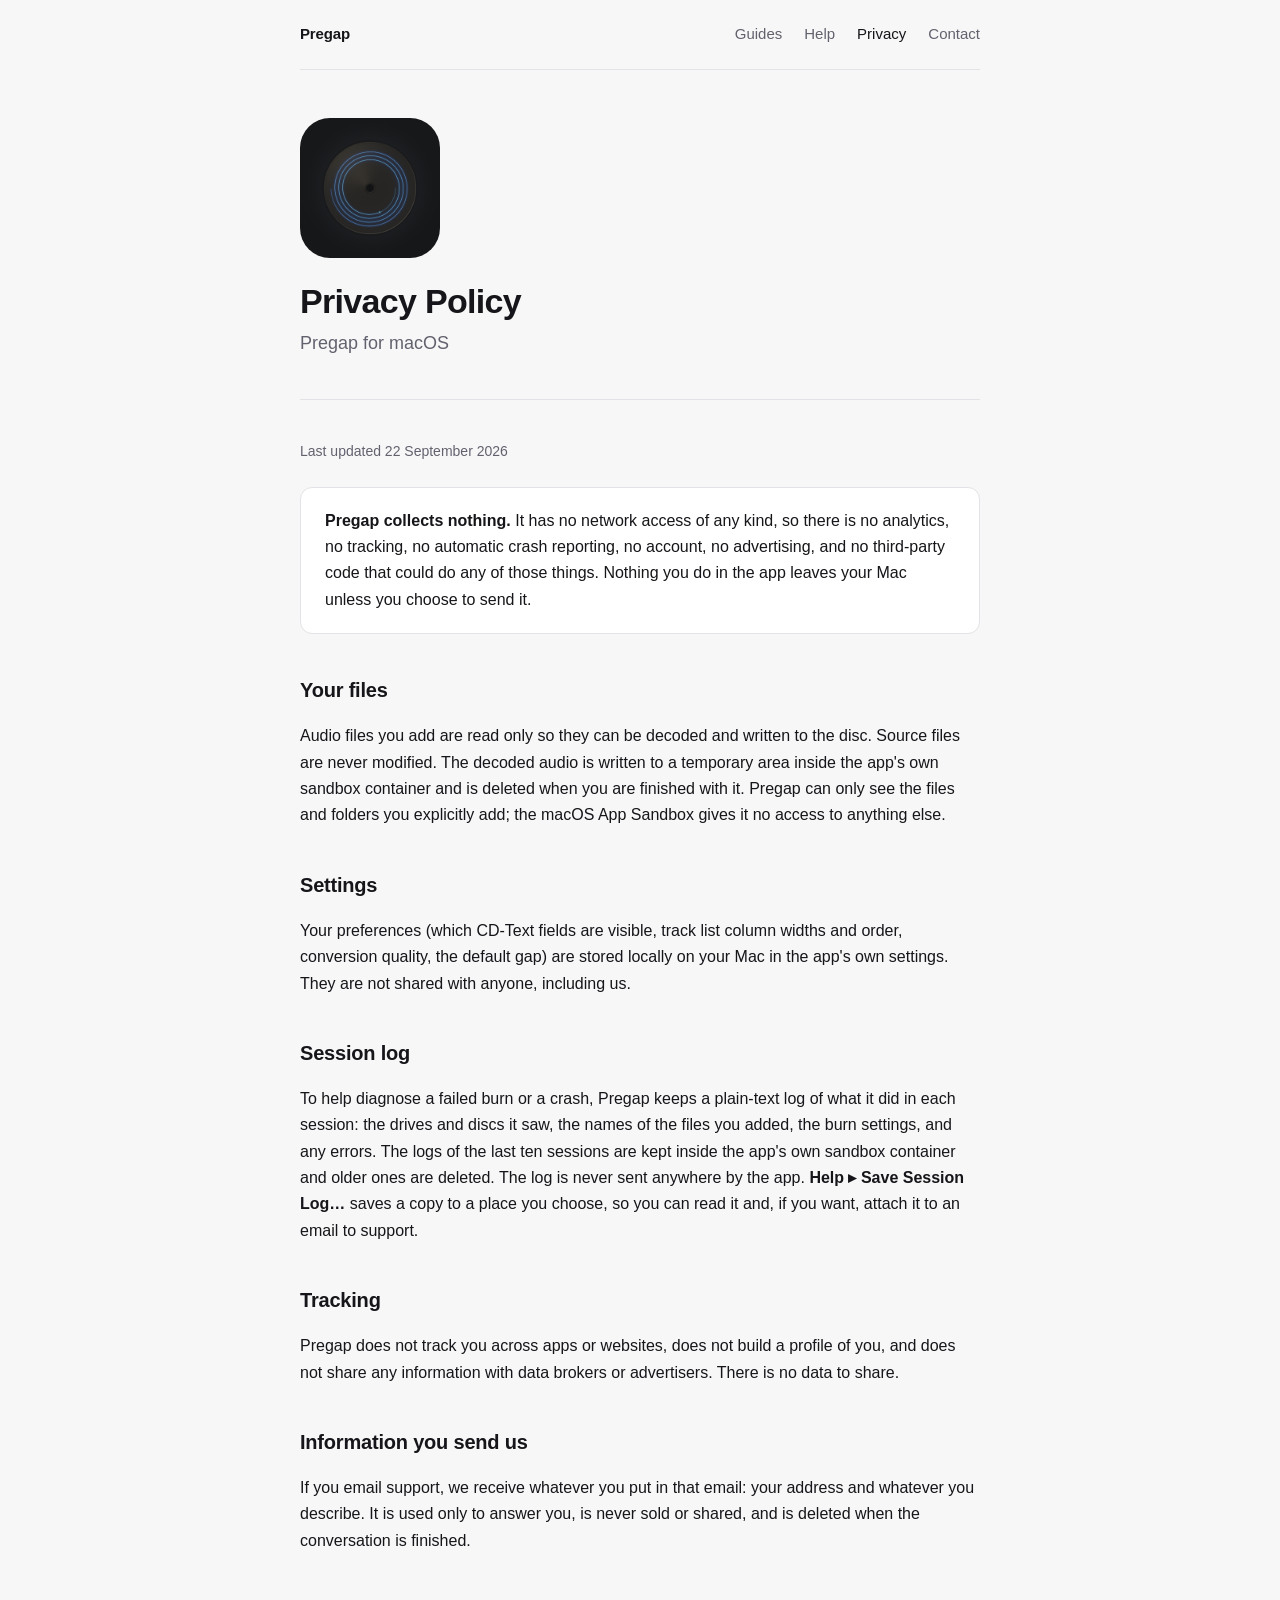
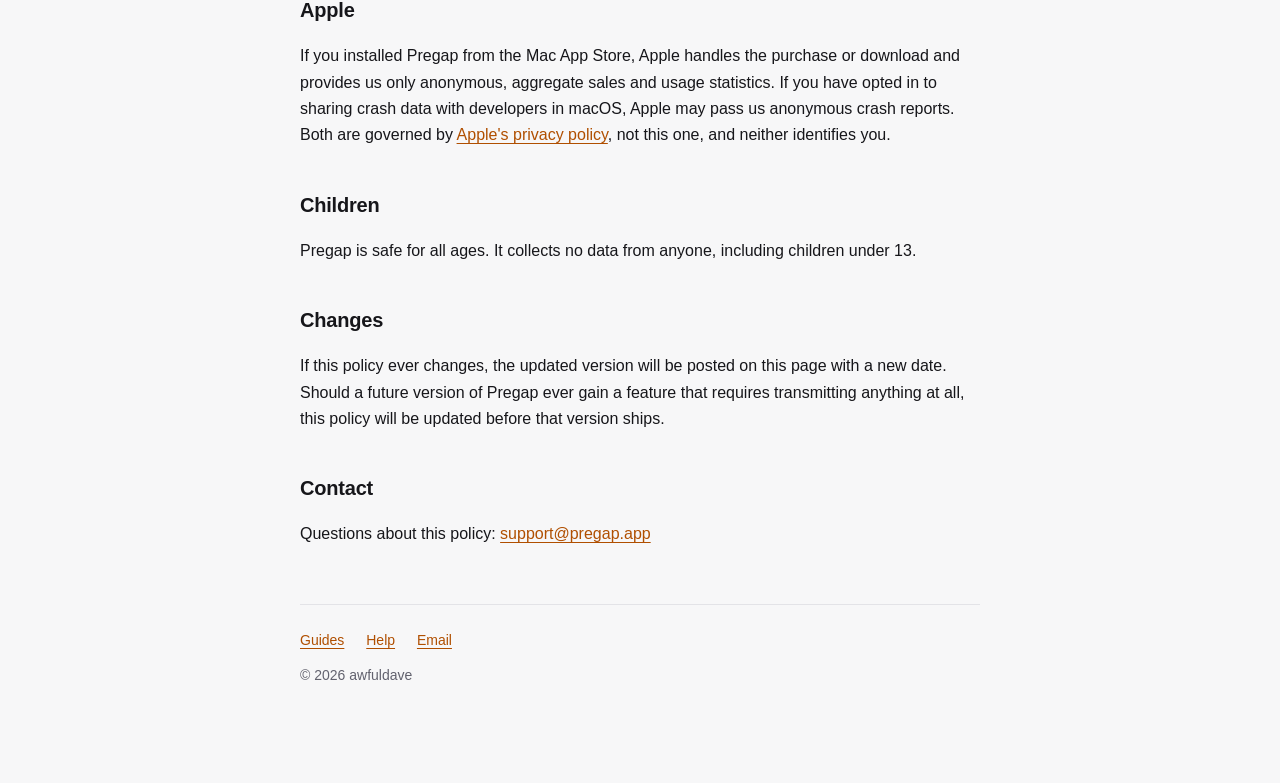
<file: privacy.html>
<!DOCTYPE html>
<html lang="en">
<head>
<meta charset="utf-8">
<meta name="viewport" content="width=device-width, initial-scale=1">
<title>Pregap Privacy Policy</title>
<meta name="description" content="Pregap's privacy policy. Pregap collects no data and has no network access.">
<link rel="canonical" href="https://pregap.app/privacy.html">
<meta property="og:type" content="website">
<meta property="og:site_name" content="Pregap">
<meta property="og:url" content="https://pregap.app/privacy.html">
<meta property="og:title" content="Pregap Privacy Policy">
<meta property="og:description" content="Pregap collects no data and has no network access.">
<meta property="og:image" content="https://pregap.app/img/rename.jpg">
<meta property="og:image:width" content="1600">
<meta property="og:image:height" content="1032">
<meta name="twitter:card" content="summary_large_image">
<link rel="icon" href="favicon.png">
<link rel="apple-touch-icon" href="apple-touch-icon.png">
<link rel="stylesheet" href="style.css?v=ff871d13">
</head>
<body>
<nav class="nav">
    <a class="brand" href="/">Pregap</a>
    <div>
        <a href="guides.html">Guides</a>
        <a href="help.html">Help</a>
        <a href="privacy.html" aria-current="page">Privacy</a>
        <a href="mailto:support@pregap.app">Contact</a>
    </div>
</nav>
<div class="wrap">

<header>
    <img src="img/icon-352.png" alt="Pregap app icon">
    <h1>Privacy Policy</h1>
    <p class="tagline">Pregap for macOS</p>
</header>

<p class="meta">Last updated 22 September 2026</p>

<div class="card">
    <p><strong>Pregap collects nothing.</strong> It has no network access of any kind,
    so there is no analytics, no tracking, no automatic crash reporting, no account,
    no advertising, and no third-party code that could do any of those things. Nothing
    you do in the app leaves your Mac unless you choose to send it.</p>
</div>

<h2>Your files</h2>
<p>Audio files you add are read only so they can be decoded and written to the disc.
Source files are never modified. The decoded audio is written to a temporary area
inside the app's own sandbox container and is deleted when you are finished with it.
Pregap can only see the files and folders you explicitly add; the macOS App Sandbox
gives it no access to anything else.</p>

<h2>Settings</h2>
<p>Your preferences (which CD-Text fields are visible, track list column widths and
order, conversion quality, the default gap) are stored locally on your Mac in the
app's own settings. They are not shared with anyone, including us.</p>

<h2>Session log</h2>
<p>To help diagnose a failed burn or a crash, Pregap keeps a plain-text log of what it
did in each session: the drives and discs it saw, the names of the files you added,
the burn settings, and any errors. The logs of the last ten sessions are kept inside
the app's own sandbox container and older ones are deleted. The log is never sent
anywhere by the app. <strong>Help ▸ Save Session Log…</strong> saves a copy to a
place you choose, so you can read it and, if you want, attach it to an email to
support.</p>

<h2>Tracking</h2>
<p>Pregap does not track you across apps or websites, does not build a profile of
you, and does not share any information with data brokers or advertisers. There is
no data to share.</p>

<h2>Information you send us</h2>
<p>If you email support, we receive whatever you put in that email: your address and
whatever you describe. It is used only to answer you, is never sold or shared, and is
deleted when the conversation is finished.</p>

<h2>Apple</h2>
<p>If you installed Pregap from the Mac App Store, Apple handles the purchase or
download and provides us only anonymous, aggregate sales and usage statistics. If you
have opted in to sharing crash data with developers in macOS, Apple may pass us
anonymous crash reports. Both are governed by
<a href="https://www.apple.com/legal/privacy/">Apple's privacy policy</a>, not this
one, and neither identifies you.</p>

<h2>Children</h2>
<p>Pregap is safe for all ages. It collects no data from anyone, including children
under 13.</p>

<h2>Changes</h2>
<p>If this policy ever changes, the updated version will be posted on this page with a
new date. Should a future version of Pregap ever gain a feature that requires
transmitting anything at all, this policy will be updated before that version ships.</p>

<h2>Contact</h2>
<p>Questions about this policy: <a href="mailto:support@pregap.app">support@pregap.app</a></p>

<footer>
    <a href="guides.html">Guides</a>
    <a href="help.html">Help</a>
    <a href="mailto:support@pregap.app">Email</a>
    <div style="margin-top:12px">© 2026 awfuldave</div>
</footer>

</div>
</body>
</html>
</file>
<file: style.css>
/* Pregap site: dark, neutral, one accent (macOS orange, as in the screenshots), per BRANDING.md. */
:root {
    --bg: #101013;
    --panel: #17171c;
    --line: #26262e;
    --text: #e8e8ec;
    --muted: #9a9aa6;
    --accent: #f7821b;
    --store: #f7821b;   /* button fill: the true orange in both themes */
    --radius: 12px;
}
@media (prefers-color-scheme: light) {
    :root {
        --bg: #f7f7f8; --panel: #fff; --line: #e3e3e7;
        --text: #16161a; --muted: #62626e; --accent: #b04f00;   /* darker so link text stays readable */
    }
}
* { box-sizing: border-box; }
body {
    margin: 0;
    padding: 0 16px 96px;
    background: var(--bg);
    color: var(--text);
    font: 16px/1.65 -apple-system, BlinkMacSystemFont, "SF Pro Text", "Helvetica Neue", Arial, sans-serif;
    -webkit-font-smoothing: antialiased;
}
.wrap { max-width: 680px; margin: 0 auto; }
header { padding: 48px 0 40px; border-bottom: 1px solid var(--line); margin-bottom: 40px; }
header img { width: 140px; height: 140px; display: block; margin-bottom: 24px; border-radius: 30px; }
h1 { font-size: 34px; line-height: 1.15; letter-spacing: -0.02em; margin: 0 0 8px; }
h2 { font-size: 20px; letter-spacing: -0.01em; margin: 40px 0 12px; }
h3 { font-size: 16px; margin: 28px 0 6px; }
.tagline { color: var(--muted); font-size: 18px; margin: 0; }
a { color: var(--accent); text-underline-offset: 3px; }
ul { padding-left: 20px; }
li { margin: 6px 0; }
.card {
    background: var(--panel);
    border: 1px solid var(--line);
    border-radius: var(--radius);
    padding: 20px 24px;
    margin: 24px 0;
}
.card p:first-child { margin-top: 0; }
.card p:last-child { margin-bottom: 0; }
.meta { color: var(--muted); font-size: 14px; }
code { font-family: ui-monospace, "SF Mono", Menlo, monospace; font-size: 0.92em; }
footer {
    margin-top: 56px; padding-top: 24px;
    border-top: 1px solid var(--line);
    color: var(--muted); font-size: 14px;
}
footer a { margin-right: 18px; }

/* Screenshots in the guides. Narrow ones are inspector panels, shown near their 2x size. */
.guide-shot { margin: 28px 0 32px; }
.guide-shot img { display: block; width: 100%; height: auto; border-radius: 10px; border: 1px solid var(--line); background: #1e1e1e; }
.guide-shot.narrow img { max-width: 320px; }
.guide-shot figcaption { color: var(--muted); font-size: 14px; margin-top: 10px; }

/* Menu: one line, on every page. */
.nav {
    max-width: 680px; margin: 0 auto; padding: 22px 0;
    display: flex; flex-wrap: wrap; gap: 8px 24px; align-items: center; justify-content: space-between;
    font-size: 15px; border-bottom: 1px solid var(--line);
}
.nav a { color: var(--muted); text-decoration: none; }
.nav a:hover, .nav a[aria-current="page"] { color: var(--text); }
.nav .brand { color: var(--text); font-weight: 600; letter-spacing: -0.01em; }
.nav div { display: flex; gap: 22px; }
.home .nav { max-width: 760px; border-bottom: 0; }
.home .nav .brand { display: none; }   /* the page is the wordmark */
.home .nav div { margin-left: auto; }

/* Home, stark: the name, one line, three points. */
body.home { padding-bottom: 64px; }
.home .wrap { max-width: 760px; }
.hero { padding: 12vh 0 56px; }
.hero img { width: 176px; height: 176px; border-radius: 38px; display: block; margin-bottom: 40px; }
.hero h1 { font-size: clamp(56px, 12vw, 104px); letter-spacing: -0.045em; line-height: 0.95; margin: 0 0 28px; }
.lede { font-size: clamp(22px, 3.4vw, 30px); line-height: 1.25; letter-spacing: -0.015em; margin: 0 0 20px; max-width: 18em; }
.where { color: var(--muted); font-size: 17px; margin: 0; max-width: 32em; }
.where strong { color: var(--text); font-weight: 600; }
.points { border-top: 1px solid var(--text); display: grid; grid-template-columns: repeat(3, 1fr); gap: 32px; padding-top: 28px; }
.points h2 { font-size: 16px; margin: 0 0 8px; letter-spacing: 0; }
.points p { color: var(--muted); font-size: 15px; line-height: 1.55; margin: 0; }
.shot { margin: 0 0 56px; }
.points + .shot { margin: 64px 0 0; }
.shot img { display: block; width: 100%; height: auto; border-radius: 14px; background: #111114; }
.get { margin: 72px 0 0; display: flex; flex-wrap: wrap; align-items: center; gap: 12px 18px; }
.get span { color: var(--muted); font-size: 15px; }
.hero-get { margin-top: 32px; }
.store { display: inline-block; background: var(--store); color: #101013; font-weight: 600; font-size: 16px;
         text-decoration: none; padding: 12px 20px; border-radius: 10px; }
.store:hover { filter: brightness(1.08); }
.home footer { display: flex; flex-wrap: wrap; gap: 8px 22px; }
.home footer a { margin: 0; color: var(--text); text-decoration: none; }
.home footer a:hover { color: var(--accent); }
.home footer span { margin-left: auto; }
@media (max-width: 640px) {
    .hero { padding-top: 40px; }
    .hero img { width: 128px; height: 128px; border-radius: 28px; }
    header img { width: 112px; height: 112px; border-radius: 24px; }
    .points { grid-template-columns: 1fr; gap: 22px; }
    .nav div { gap: 6px 16px; flex-wrap: wrap; }
}

/* Compatibility tables in the guides. */
.compat { width: 100%; border-collapse: collapse; margin: 16px 0 20px; font-size: 15px; }
.compat th, .compat td { text-align: left; padding: 10px 12px; border-bottom: 1px solid var(--line); }
.compat th { color: var(--muted); font-weight: 600; font-size: 13px; }
@media (max-width: 640px) { .compat th, .compat td { padding: 8px 6px; font-size: 14px; } }
</file>
